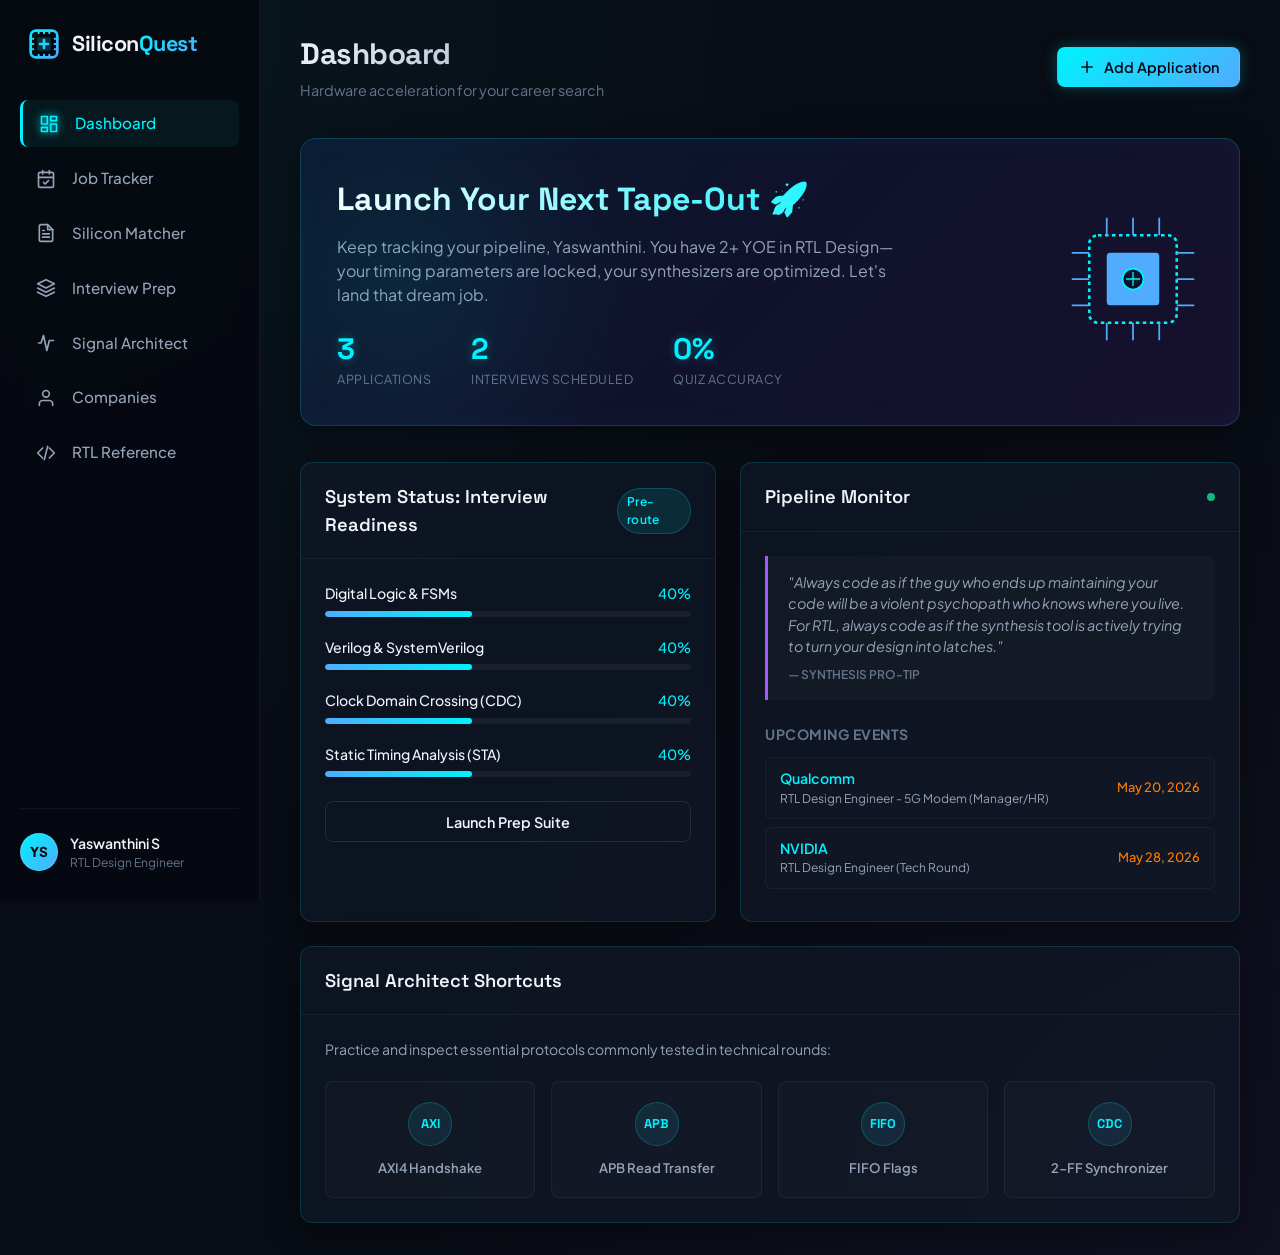
<file: index.html>
<!DOCTYPE html>
<html lang="en">
<head>
  <meta charset="UTF-8">
  <meta name="viewport" content="width=device-width, initial-scale=1.0">
  <title>SiliconQuest | RTL Design Career Accelerator & Job Tracker</title>
  <!-- SEO Meta Tags -->
  <meta name="description" content="SiliconQuest is a premium interview preparation companion and job application tracker designed specifically for RTL design engineers in the semiconductor industry.">
  <meta name="keywords" content="RTL Design, Verilog, SystemVerilog, Semiconductor, FPGA, ASIC, Interview Prep, Job Tracker, STA, CDC">
  <!-- Fonts -->
  <link rel="preconnect" href="https://fonts.googleapis.com">
  <link rel="preconnect" href="https://fonts.gstatic.com" crossorigin>
  <link href="https://fonts.googleapis.com/css2?family=Fira+Code:wght@400;500;700&family=Plus+Jakarta+Sans:wght@400;500;600;700;800&family=Space+Grotesk:wght@500;600;700&display=swap" rel="stylesheet">
  <!-- CSS Stylesheet -->
  <link rel="stylesheet" href="index.css">
</head>
<body>
  <div class="app-container">
    
    <!-- Sidebar Navigation -->
    <aside class="sidebar">
      <div class="sidebar-logo">
        <svg class="logo-icon" viewBox="0 0 24 24" fill="none" xmlns="http://www.w3.org/2000/svg">
          <rect x="2" y="2" width="20" height="20" rx="4" stroke="url(#logoGrad)" stroke-width="2" />
          <path d="M7 7H17V17H7V7Z" fill="url(#logoGrad)" opacity="0.2" />
          <path d="M9 12H15" stroke="url(#logoGrad)" stroke-width="2" stroke-linecap="round"/>
          <path d="M12 9V15" stroke="url(#logoGrad)" stroke-width="2" stroke-linecap="round"/>
          <path d="M2 8H4M2 12H4M2 16H4M20 8H22M20 12H22M20 16H22M8 2V4M12 2V4M16 2V4M8 20V22M12 20V22M16 20V22" stroke="url(#logoGrad)" stroke-width="1.5" stroke-linecap="round"/>
          <defs>
            <linearGradient id="logoGrad" x1="2" y1="2" x2="22" y2="22" gradientUnits="userSpaceOnUse">
              <stop offset="0%" stop-color="#00F2FE" />
              <stop offset="100%" stop-color="#4FACFE" />
            </linearGradient>
          </defs>
        </svg>
        <span class="logo-text">Silicon<span class="logo-accent">Quest</span></span>
      </div>
      
      <nav class="sidebar-nav">
        <ul>
          <li>
            <a href="#dashboard" class="nav-link active" data-tab="dashboard">
              <svg class="nav-icon" viewBox="0 0 24 24" fill="none" stroke="currentColor" stroke-width="2" stroke-linecap="round" stroke-linejoin="round">
                <rect x="3" y="3" width="7" height="9" />
                <rect x="14" y="3" width="7" height="5" />
                <rect x="14" y="12" width="7" height="9" />
                <rect x="3" y="16" width="7" height="5" />
              </svg>
              <span>Dashboard</span>
            </a>
          </li>
          <li>
            <a href="#tracker" class="nav-link" data-tab="tracker">
              <svg class="nav-icon" viewBox="0 0 24 24" fill="none" stroke="currentColor" stroke-width="2" stroke-linecap="round" stroke-linejoin="round">
                <rect x="3" y="4" width="18" height="18" rx="2" ry="2" />
                <line x1="16" y1="2" x2="16" y2="6" />
                <line x1="8" y1="2" x2="8" y2="6" />
                <line x1="3" y1="10" x2="21" y2="10" />
                <path d="M9 16l2 2 4-4" />
              </svg>
              <span>Job Tracker</span>
            </a>
          </li>
          <li>
            <a href="#matcher" class="nav-link" data-tab="matcher">
              <svg class="nav-icon" viewBox="0 0 24 24" fill="none" stroke="currentColor" stroke-width="2" stroke-linecap="round" stroke-linejoin="round">
                <path d="M14 2H6a2 2 0 0 0-2 2v16a2 2 0 0 0 2 2h12a2 2 0 0 0 2-2V8z"></path>
                <polyline points="14 2 14 8 20 8"></polyline>
                <line x1="16" y1="13" x2="8" y2="13"></line>
                <line x1="16" y1="17" x2="8" y2="17"></line>
                <polyline points="10 9 9 9 8 9"></polyline>
              </svg>
              <span>Silicon Matcher</span>
            </a>
          </li>
          <li>
            <a href="#prep" class="nav-link" data-tab="prep">
              <svg class="nav-icon" viewBox="0 0 24 24" fill="none" stroke="currentColor" stroke-width="2" stroke-linecap="round" stroke-linejoin="round">
                <path d="M12 2L2 7l10 5 10-5-10-5z" />
                <path d="M2 17l10 5 10-5" />
                <path d="M2 12l10 5 10-5" />
              </svg>
              <span>Interview Prep</span>
            </a>
          </li>
          <li>
            <a href="#waveform" class="nav-link" data-tab="waveform">
              <svg class="nav-icon" viewBox="0 0 24 24" fill="none" stroke="currentColor" stroke-width="2" stroke-linecap="round" stroke-linejoin="round">
                <path d="M3 12h3l3-9 4 18 3-12h5" />
              </svg>
              <span>Signal Architect</span>
            </a>
          </li>
          <li>
            <a href="#directory" class="nav-link" data-tab="directory">
              <svg class="nav-icon" viewBox="0 0 24 24" fill="none" stroke="currentColor" stroke-width="2" stroke-linecap="round" stroke-linejoin="round">
                <path d="M20 21v-2a4 4 0 0 0-4-4H8a4 4 0 0 0-4 4v2" />
                <circle cx="12" cy="7" r="4" />
              </svg>
              <span>Companies</span>
            </a>
          </li>
          <li>
            <a href="#sandbox" class="nav-link" data-tab="sandbox">
              <svg class="nav-icon" viewBox="0 0 24 24" fill="none" stroke="currentColor" stroke-width="2" stroke-linecap="round" stroke-linejoin="round">
                <polyline points="16 18 22 12 16 6" />
                <polyline points="8 6 2 12 8 18" />
                <line x1="14" y1="4" x2="10" y2="20" />
              </svg>
              <span>RTL Reference</span>
            </a>
          </li>
        </ul>
      </nav>

      <div class="sidebar-footer">
        <div class="user-profile">
          <div class="avatar" style="background: linear-gradient(135deg, var(--primary-cyan) 0%, var(--primary-blue) 100%); color: var(--bg-deep); font-weight: 800;">YS</div>
          <div class="user-info">
            <span class="user-name">Yaswanthini S</span>
            <span class="user-role">RTL Design Engineer</span>
          </div>
        </div>
      </div>
    </aside>

    <!-- Main Content Area -->
    <main class="main-content">
      
      <!-- Top Bar -->
      <header class="top-bar">
        <div class="tab-title-container">
          <h1 id="current-tab-title">Dashboard</h1>
          <p id="current-tab-subtitle">Hardware acceleration for your career search</p>
        </div>
        <div class="top-bar-actions">
          <button id="add-job-shortcut" class="btn btn-primary btn-with-icon">
            <svg viewBox="0 0 24 24" fill="none" stroke="currentColor" stroke-width="2" stroke-linecap="round" stroke-linejoin="round"><line x1="12" y1="5" x2="12" y2="19"></line><line x1="5" y1="12" x2="19" y2="12"></line></svg>
            <span>Add Application</span>
          </button>
        </div>
      </header>

      <!-- Main Panels (Tabs) -->
      <div class="tab-panels">
        
        <!-- DASHBOARD TAB -->
        <section id="dashboard-panel" class="tab-panel active">
          <!-- Welcome Hero Banner -->
          <div class="hero-banner">
            <div class="hero-content">
              <h2>Launch Your Next Tape-Out 🚀</h2>
              <p>Keep tracking your pipeline, Yaswanthini. You have 2+ YOE in RTL Design—your timing parameters are locked, your synthesizers are optimized. Let's land that dream job.</p>
              <div class="hero-stats">
                <div class="hero-stat-item">
                  <span class="stat-num" id="stat-applied-count">0</span>
                  <span class="stat-label">Applications</span>
                </div>
                <div class="hero-stat-item">
                  <span class="stat-num" id="stat-interview-count">0</span>
                  <span class="stat-label">Interviews Scheduled</span>
                </div>
                <div class="hero-stat-item">
                  <span class="stat-num" id="stat-quiz-score">0%</span>
                  <span class="stat-label">Quiz Accuracy</span>
                </div>
              </div>
            </div>
            <div class="hero-graphic">
              <!-- Decorative silicon chip design -->
              <svg viewBox="0 0 160 160" width="140" height="140" fill="none">
                <rect x="30" y="30" width="100" height="100" rx="10" stroke="#00F2FE" stroke-width="3" stroke-dasharray="4 4" class="pulse-glow" />
                <rect x="50" y="50" width="60" height="60" rx="4" fill="url(#chipGrad)" />
                <path d="M10 50h20M10 80h20M10 110h20M130 50h20M130 80h20M130 110h20M50 10v20M80 10v20M110 10v20M50 130v20M80 130v20M110 130v20" stroke="#4FACFE" stroke-width="2" />
                <circle cx="80" cy="80" r="12" fill="#0b132b" stroke="#00F2FE" stroke-width="2" />
                <path d="M80 72v16M72 80h16" stroke="#00F2FE" stroke-width="1.5" />
                <defs>
                  <linearGradient id="chipGrad" x1="50" y1="50" x2="110" y2="110">
                    <stop offset="0%" stop-color="#4FACFE" />
                    <stop offset="100%" stop-color="#8A2387" />
                  </linearGradient>
                </defs>
              </svg>
            </div>
          </div>

          <!-- Dashboard Grid -->
          <div class="dashboard-grid">
            
            <!-- Timing & Prep Quick Widget -->
            <div class="card glass-card prep-status-card">
              <div class="card-header">
                <h3>System Status: Interview Readiness</h3>
                <span class="badge badge-cyan">Pre-route</span>
              </div>
              <div class="card-body">
                <ul class="readiness-list">
                  <li>
                    <div class="readiness-info">
                      <span>Digital Logic & FSMs</span>
                      <span class="readiness-pct" id="bar-logic-pct">0%</span>
                    </div>
                    <div class="progress-track"><div class="progress-fill" id="bar-logic" style="width: 0%"></div></div>
                  </li>
                  <li>
                    <div class="readiness-info">
                      <span>Verilog & SystemVerilog</span>
                      <span class="readiness-pct" id="bar-sv-pct">0%</span>
                    </div>
                    <div class="progress-track"><div class="progress-fill" id="bar-sv" style="width: 0%"></div></div>
                  </li>
                  <li>
                    <div class="readiness-info">
                      <span>Clock Domain Crossing (CDC)</span>
                      <span class="readiness-pct" id="bar-cdc-pct">0%</span>
                    </div>
                    <div class="progress-track"><div class="progress-fill" id="bar-cdc" style="width: 0%"></div></div>
                  </li>
                  <li>
                    <div class="readiness-info">
                      <span>Static Timing Analysis (STA)</span>
                      <span class="readiness-pct" id="bar-sta-pct">0%</span>
                    </div>
                    <div class="progress-track"><div class="progress-fill" id="bar-sta" style="width: 0%"></div></div>
                  </li>
                </ul>
                <div class="card-actions">
                  <button class="btn btn-outline btn-full-width tab-trigger" data-target="prep">Launch Prep Suite</button>
                </div>
              </div>
            </div>

            <!-- Pipeline Reminders & Motivation -->
            <div class="card glass-card motivation-card">
              <div class="card-header">
                <h3>Pipeline Monitor</h3>
                <span class="pulse-dot"></span>
              </div>
              <div class="card-body">
                <div class="quote-box">
                  <p class="quote-text" id="daily-quote">"Always code as if the guy who ends up maintaining your code will be a violent psychopath who knows where you live. For RTL, always code as if the synthesis tool is actively trying to turn your design into latches."</p>
                  <span class="quote-author">— Synthesis Pro-Tip</span>
                </div>
                
                <div class="upcoming-interviews-widget">
                  <h4>Upcoming Events</h4>
                  <ul id="upcoming-events-list" class="event-list">
                    <li class="empty-list-msg">No upcoming interviews. Add some in the Job Tracker!</li>
                  </ul>
                </div>
              </div>
            </div>

            <!-- Quick Access / Protocols Widget -->
            <div class="card glass-card protocols-quick-card">
              <div class="card-header">
                <h3>Signal Architect Shortcuts</h3>
              </div>
              <div class="card-body">
                <p class="card-desc">Practice and inspect essential protocols commonly tested in technical rounds:</p>
                <div class="protocol-grid">
                  <div class="protocol-shortcut-btn" data-preset="axi">
                    <div class="p-icon">AXI</div>
                    <span>AXI4 Handshake</span>
                  </div>
                  <div class="protocol-shortcut-btn" data-preset="apb">
                    <div class="p-icon">APB</div>
                    <span>APB Read Transfer</span>
                  </div>
                  <div class="protocol-shortcut-btn" data-preset="fifo">
                    <div class="p-icon">FIFO</div>
                    <span>FIFO Flags</span>
                  </div>
                  <div class="protocol-shortcut-btn" data-preset="cdc">
                    <div class="p-icon">CDC</div>
                    <span>2-FF Synchronizer</span>
                  </div>
                </div>
              </div>
            </div>
            
          </div>
        </section>

        <!-- JOB TRACKER TAB -->
        <section id="tracker-panel" class="tab-panel">
          <div class="tracker-actions-bar">
            <div class="tracker-stats">
              <span class="total-applications-badge"><strong id="total-jobs-count">0</strong> total applications</span>
            </div>
            <button id="add-job-btn" class="btn btn-primary btn-with-icon">
              <svg viewBox="0 0 24 24" fill="none" stroke="currentColor" stroke-width="2" stroke-linecap="round" stroke-linejoin="round"><line x1="12" y1="5" x2="12" y2="19"></line><line x1="5" y1="12" x2="19" y2="12"></line></svg>
              <span>New Position</span>
            </button>
          </div>

          <!-- Kanban Board -->
          <div class="kanban-board">
            <!-- Column 1: Wishlist -->
            <div class="kanban-column" data-status="wishlist">
              <div class="column-header">
                <span class="column-title">Wishlist</span>
                <span class="column-count" id="count-wishlist">0</span>
              </div>
              <div class="column-cards-container" id="cards-wishlist" ondragover="allowDrop(event)" ondrop="dropCard(event)">
                <!-- Cards will render here -->
              </div>
            </div>

            <!-- Column 2: Applied -->
            <div class="kanban-column" data-status="applied">
              <div class="column-header">
                <span class="column-title">Applied</span>
                <span class="column-count" id="count-applied">0</span>
              </div>
              <div class="column-cards-container" id="cards-applied" ondragover="allowDrop(event)" ondrop="dropCard(event)">
                <!-- Cards will render here -->
              </div>
            </div>

            <!-- Column 3: Tech Interview -->
            <div class="kanban-column" data-status="tech_interview">
              <div class="column-header">
                <span class="column-title">Tech Round</span>
                <span class="column-count" id="count-tech_interview">0</span>
              </div>
              <div class="column-cards-container" id="cards-tech_interview" ondragover="allowDrop(event)" ondrop="dropCard(event)">
                <!-- Cards will render here -->
              </div>
            </div>

            <!-- Column 4: Manager/HR Round -->
            <div class="kanban-column" data-status="hr_round">
              <div class="column-header">
                <span class="column-title">Manager/HR</span>
                <span class="column-count" id="count-hr_round">0</span>
              </div>
              <div class="column-cards-container" id="cards-hr_round" ondragover="allowDrop(event)" ondrop="dropCard(event)">
                <!-- Cards will render here -->
              </div>
            </div>

            <!-- Column 5: Offer Received -->
            <div class="kanban-column" data-status="offer">
              <div class="column-header">
                <span class="column-title">Offer! 🎉</span>
                <span class="column-count" id="count-offer">0</span>
              </div>
              <div class="column-cards-container" id="cards-offer" ondragover="allowDrop(event)" ondrop="dropCard(event)">
                <!-- Cards will render here -->
              </div>
            </div>
          </div>
        </section>

        <!-- SILICON MATCHER (RESUME ANALYZER) TAB -->
        <section id="matcher-panel" class="tab-panel">
          <div class="matcher-layout">
            <!-- Left Side: Input Area & Quick Search Links -->
            <div class="card-group" style="display: flex; flex-direction: column; gap: 1.5rem; width: 100%;">
              <div class="card glass-card matcher-input-card">
                <div class="card-header">
                  <h3>Paste Your Resume</h3>
                  <span class="badge badge-cyan">Text Parser</span>
                </div>
                <div class="card-body">
                  <p class="card-desc">Paste your resume text below or upload a text file to scan it for RTL design keywords, verify company match score, and crawl live openings.</p>
                  
                  <div style="display: flex; justify-content: space-between; align-items: center; margin-bottom: 0.75rem;">
                    <div class="file-upload-wrapper">
                      <label for="resume-file-input" class="btn btn-outline btn-sm" style="margin: 0; cursor: pointer;">
                        <span>Upload .txt file</span>
                      </label>
                      <input type="file" id="resume-file-input" accept=".txt,.md" style="display: none;">
                    </div>
                    <button type="button" class="card-btn" id="btn-load-sample-resume" style="font-size: 0.8rem;">Load Sample RTL Resume</button>
                  </div>

                  <textarea id="resume-text-input" class="form-input resume-textarea" placeholder="Paste your resume text here (e.g. Experience with Verilog, SystemVerilog, UVM, CDC, STA, AXI, ASIC Design, synthesis, etc.)..."></textarea>
                  <div class="matcher-actions" style="margin-top: 1.25rem; display: flex; gap: 0.75rem; justify-content: flex-end;">
                    <button type="button" class="btn btn-outline" id="clear-resume-btn">Clear</button>
                    <button type="button" class="btn btn-primary" id="analyze-resume-btn">Analyze & Crawl Jobs</button>
                  </div>
                </div>
              </div>

              <!-- Quick Search Portal for closed ATS systems -->
              <div class="card glass-card search-portal-card">
                <div class="card-header">
                  <h3>Major Chipmaker Job Portals</h3>
                  <span class="badge badge-orange">Closed boards</span>
                </div>
                <div class="card-body">
                  <p class="card-desc">These corporations use private Workday or internal boards that block crawler engines. Use these pre-loaded direct searches:</p>
                  <div class="search-links-grid" id="search-links-container" style="display: grid; grid-template-columns: repeat(2, 1fr); gap: 0.75rem;">
                    <!-- Populated dynamically from mockData.js -->
                  </div>
                </div>
              </div>
            </div>

            <!-- Right Side: Results Area (Company Scores vs Live Openings) -->
            <div class="card glass-card matcher-results-card">
              <div class="card-header" style="flex-direction: column; align-items: stretch; gap: 0.75rem;">
                <div style="display: flex; justify-content: space-between; align-items: center; width: 100%;">
                  <h3 id="matcher-right-title">Compatibility Analysis</h3>
                  <span class="badge badge-purple" id="match-results-count">0 Companies</span>
                </div>
                <!-- Subtabs for Results -->
                <div class="matcher-results-subnav" style="display: flex; gap: 0.5rem; border-top: 1px solid rgba(255,255,255,0.04); padding-top: 0.5rem;">
                  <button type="button" class="filter-chip active" id="btn-show-scores">Company Matches</button>
                  <button type="button" class="filter-chip" id="btn-show-crawler">
                    Live Openings 
                    <span class="pulse-dot" style="display: inline-block; width: 6px; height: 6px; margin-left: 4px; vertical-align: middle; background-color: var(--primary-cyan); box-shadow: 0 0 6px var(--primary-cyan);"></span>
                  </button>
                </div>
              </div>
              
              <div class="card-body matcher-results-body">
                <!-- PANEL A: Company Match Scores -->
                <div id="company-scores-view">
                  <p class="card-desc" id="matcher-results-desc">Paste your resume and click 'Analyze & Crawl' to compute keyword match indexes.</p>
                  
                  <div class="matcher-results-list" id="matcher-results-list">
                    <div class="matcher-placeholder">
                      <svg viewBox="0 0 24 24" fill="none" stroke="currentColor" stroke-width="1.5" width="48" height="48" style="color: var(--text-muted); margin-bottom: 1rem;"><circle cx="12" cy="12" r="10"></circle><path d="M12 16v-4"></path><path d="M12 8h.01"></path></svg>
                      <p>Enter your resume credentials to run the matching compiler.</p>
                    </div>
                  </div>
                </div>

                <!-- PANEL B: Live Crawl Results -->
                <div id="live-crawler-view" class="hidden">
                  <!-- Crawler loading progress indicator -->
                  <div id="crawler-loading-status" class="hidden" style="margin-bottom: 1.25rem;">
                    <div class="progress-track" style="height: 8px; margin-bottom: 0.5rem;">
                      <div class="progress-fill" id="crawler-progress-bar" style="width: 0%"></div>
                    </div>
                    <p class="crawler-loading-text" id="crawler-loading-step" style="font-size: 0.8rem; color: var(--primary-cyan); font-family: var(--font-code);">Initializing job scanner...</p>
                  </div>

                  <!-- Crawler Filter Controls -->
                  <div class="crawler-filter-row" style="display: flex; gap: 0.75rem; margin-bottom: 1.25rem; background: rgba(255, 255, 255, 0.02); padding: 0.75rem; border-radius: 6px; border: 1px solid rgba(255, 255, 255, 0.05);">
                    <div style="flex: 1;">
                      <label for="crawler-date-filter" style="font-size: 0.75rem; color: var(--text-secondary); margin-bottom: 0.25rem; display: block; font-weight: 500;">Date Posted</label>
                      <select id="crawler-date-filter" class="form-input" style="padding: 0.4rem 0.75rem; font-size: 0.8rem; height: auto;">
                        <option value="all">All Openings</option>
                        <option value="1">Past Week (7 days)</option>
                        <option value="2">Past 2 Weeks</option>
                        <option value="4">Past Month (30 days)</option>
                      </select>
                    </div>
                    <div style="flex: 1;">
                      <label for="crawler-min-score" style="font-size: 0.75rem; color: var(--text-secondary); margin-bottom: 0.25rem; display: block; font-weight: 500;">Min Match Score</label>
                      <select id="crawler-min-score" class="form-input" style="padding: 0.4rem 0.75rem; font-size: 0.8rem; height: auto;">
                        <option value="20">20% Match</option>
                        <option value="30">30% Match</option>
                        <option value="40">40% Match</option>
                        <option value="50" selected>50% Match</option>
                        <option value="60">60% Match</option>
                        <option value="70">70% Match</option>
                      </select>
                    </div>
                  </div>

                  <div class="matcher-results-list" id="crawler-results-list">
                    <div class="matcher-placeholder" id="crawler-placeholder-msg">
                      <svg viewBox="0 0 24 24" fill="none" stroke="currentColor" stroke-width="1.5" width="48" height="48" style="color: var(--text-muted); margin-bottom: 1rem;"><path d="M21 21l-6-6m2-5a7 7 0 11-14 0 7 7 0 0114 0z"></path></svg>
                      <p>Crawl live Greenhouse/Lever listings for openings with &lt;3 YOE and &gt;50% match score.</p>
                    </div>
                  </div>
                </div>
              </div>
            </div>
          </div>
        </section>

        <!-- INTERVIEW PREP TAB -->
        <section id="prep-panel" class="tab-panel">
          <!-- Subtab Navigation -->
          <div class="subtab-nav">
            <button class="subtab-btn active" data-subtarget="flashcards-section">Flashcards</button>
            <button class="subtab-btn" data-subtarget="quiz-section">Practice Quiz</button>
          </div>

          <!-- Flashcards Section -->
          <div id="flashcards-section" class="subtab-content active">
            <div class="prep-header-bar">
              <div class="category-filters" id="flashcard-filters">
                <button class="filter-chip active" data-filter="All">All Topics</button>
                <button class="filter-chip" data-filter="Digital Design">Digital Design</button>
                <button class="filter-chip" data-filter="Verilog / SystemVerilog">Verilog/SV</button>
                <button class="filter-chip" data-filter="Clock Domain Crossing (CDC)">CDC</button>
                <button class="filter-chip" data-filter="Static Timing Analysis (STA)">STA</button>
                <button class="filter-chip" data-filter="Bus Protocols">Protocols</button>
              </div>
              <div class="flashcard-counter">
                Card <span id="card-current-index">1</span> of <span id="card-total-count">0</span>
              </div>
            </div>

            <div class="flashcard-container">
              <div class="flashcard" id="flashcard-element">
                <div class="flashcard-inner">
                  <div class="flashcard-front">
                    <span class="card-category" id="card-front-category">Category</span>
                    <div class="card-content">
                      <p id="card-front-text">Flashcard front text question will go here.</p>
                    </div>
                    <span class="card-hint">Click card to reveal answer</span>
                  </div>
                  <div class="flashcard-back">
                    <span class="card-category" id="card-back-category">Category - Answer</span>
                    <div class="card-content">
                      <p id="card-back-text">Flashcard back text details will go here.</p>
                    </div>
                    <span class="card-hint">Click card to flip back</span>
                  </div>
                </div>
              </div>
            </div>

            <div class="flashcard-controls">
              <button class="btn btn-outline" id="prev-card-btn">
                <svg viewBox="0 0 24 24" fill="none" stroke="currentColor" stroke-width="2" width="18" height="18"><polyline points="15 18 9 12 15 6"></polyline></svg>
                <span>Prev</span>
              </button>
              <button class="btn btn-outline" id="mark-mastered-btn">
                <span>Toggle Review Status</span>
              </button>
              <button class="btn btn-outline" id="next-card-btn">
                <span>Next</span>
                <svg viewBox="0 0 24 24" fill="none" stroke="currentColor" stroke-width="2" width="18" height="18"><polyline points="9 18 15 12 9 6"></polyline></svg>
              </button>
            </div>
          </div>

          <!-- Quiz Section -->
          <div id="quiz-section" class="subtab-content">
            <div class="quiz-container">
              <div class="quiz-sidebar">
                <div class="card glass-card score-board-card">
                  <h3>Quiz Control</h3>
                  <div class="score-grid">
                    <div class="score-item">
                      <span class="score-label">Score</span>
                      <span class="score-val" id="quiz-score-val">0</span>
                    </div>
                    <div class="score-item">
                      <span class="score-label">Attempted</span>
                      <span class="score-val" id="quiz-attempted-val">0</span>
                    </div>
                  </div>
                  <button class="btn btn-primary btn-full-width" id="reset-quiz-btn">Reset Quiz</button>
                </div>
              </div>

              <div class="quiz-main">
                <div class="quiz-progress-bar-container">
                  <div class="quiz-progress-fill" id="quiz-progress" style="width: 0%"></div>
                </div>

                <div class="card glass-card quiz-card" id="quiz-card-content">
                  <div class="quiz-question-header">
                    <span class="badge badge-purple" id="quiz-question-category">Category</span>
                    <span class="quiz-question-num" id="quiz-question-num">Question 1</span>
                  </div>
                  <h3 class="quiz-question-text" id="quiz-question-text">Question text loads here...</h3>
                  
                  <div class="quiz-options-list" id="quiz-options-container">
                    <!-- Option items generated via JS -->
                  </div>

                  <div class="quiz-explanation-box hidden" id="quiz-explanation-container">
                    <h4>Explanation:</h4>
                    <p id="quiz-explanation-text">Explanation text here...</p>
                  </div>

                  <div class="quiz-card-footer">
                    <button class="btn btn-primary hidden" id="quiz-next-btn">Next Question</button>
                  </div>
                </div>
              </div>
            </div>
          </div>
        </section>

        <!-- SIGNAL ARCHITECT (WAVEFORM VISUALIZER) TAB -->
        <section id="waveform-panel" class="tab-panel">
          <div class="waveform-layout">
            <div class="waveform-controls-panel card glass-card">
              <h3>Signal Controls</h3>
              <p class="card-desc">Click timing cells on the right to toggle levels: <strong>0 → 1 → X (Unknown) → Z (Hi-Z)</strong>, or double-click to label data waves.</p>
              
              <div class="waveform-presets-selector">
                <label for="waveform-preset-dropdown">Select Protocol Preset:</label>
                <select id="waveform-preset-dropdown" class="form-input">
                  <option value="none">-- Custom (Start Blank) --</option>
                  <option value="axi" selected>AXI4 VALID / READY Handshake</option>
                  <option value="apb">APB 3-Cycle Read Transfer</option>
                  <option value="fifo">FIFO Write/Flags Condition</option>
                  <option value="cdc">2-FF Synchronizer Timing</option>
                </select>
              </div>

              <div class="signals-list-editor">
                <h4>Signal Configuration</h4>
                <div id="signals-rows-config">
                  <!-- JS will generate controls for signals -->
                </div>
                <button class="btn btn-outline btn-with-icon" id="add-signal-row-btn" style="margin-top: 1rem;">
                  <svg viewBox="0 0 24 24" fill="none" stroke="currentColor" stroke-width="2" width="16" height="16"><line x1="12" y1="5" x2="12" y2="19"></line><line x1="5" y1="12" x2="19" y2="12"></line></svg>
                  <span>Add Custom Signal</span>
                </button>
              </div>
            </div>

            <div class="waveform-viewer-panel card glass-card">
              <div class="viewer-header">
                <h3>Timing Diagram</h3>
                <span class="waveform-badge">Interactive SVG</span>
              </div>
              <div class="waveform-container-scroll">
                <!-- SVG Canvas where lines will render -->
                <div id="svg-render-wrapper">
                  <!-- Generated SVG -->
                </div>
              </div>

              <!-- Interactive timeline editor matrix -->
              <div class="matrix-editor-container">
                <h4>Interactive Cycle Editor</h4>
                <div class="matrix-scroll-wrapper">
                  <table class="editor-matrix-table" id="timing-editor-matrix">
                    <thead>
                      <tr id="matrix-header-row">
                        <th>Signal</th>
                        <th>Type</th>
                        <!-- Cycle headers 1-16 -->
                      </tr>
                    </thead>
                    <tbody id="matrix-body-rows">
                      <!-- Grid rows generated dynamically -->
                    </tbody>
                  </table>
                </div>
              </div>
            </div>
          </div>
        </section>

        <!-- COMPANIES DIRECTORY TAB -->
        <section id="directory-panel" class="tab-panel">
          <div class="directory-filter-bar">
            <div class="search-box-container">
              <input type="text" id="company-search" class="form-input" placeholder="Search by name, focus topics, location...">
            </div>
            <div class="directory-filters">
              <select id="company-type-filter" class="form-input">
                <option value="all">All Company Types</option>
                <option value="Fabless">Fabless (Design Only)</option>
                <option value="IDM">IDM (Design & Fab)</option>
                <option value="IP/EDA">IP & EDA Vendors</option>
              </select>
            </div>
          </div>

          <div class="company-grid" id="company-cards-grid">
            <!-- Company profile cards populated dynamically -->
          </div>
        </section>

        <!-- RTL REFERENCE TAB -->
        <section id="sandbox-panel" class="tab-panel">
          <div class="sandbox-layout">
            <div class="sandbox-sidebar">
              <h3>Design Portfolio Templates</h3>
              <p class="card-desc">Review critical logic architectures frequently asked in coding challenges.</p>
              <ul class="sandbox-menu" id="sandbox-templates-menu">
                <!-- Populated dynamically -->
              </ul>
            </div>

            <div class="sandbox-main">
              <div class="card glass-card code-view-card">
                <div class="code-header">
                  <h3 id="template-title">RTL Template Title</h3>
                  <span class="badge badge-cyan">Verilog HDL</span>
                </div>
                <div class="code-body-description" id="template-desc">
                  RTL description goes here.
                </div>
                <div class="code-container">
                  <pre><code id="template-code-block" class="language-verilog">// Code loads here</code></pre>
                  <button class="btn btn-outline btn-sm copy-btn" id="copy-code-btn">Copy Code</button>
                </div>
                
                <div class="code-key-points">
                  <h4>Interview Talking Points</h4>
                  <ul id="template-key-points-list">
                    <!-- Populated dynamically -->
                  </ul>
                </div>
              </div>
            </div>
          </div>
        </section>

      </div>
    </main>
  </div>

  <!-- APPLICATION DETAIL / EDIT MODAL -->
  <div class="modal-backdrop hidden" id="job-modal">
    <div class="modal-box glass-card animate-zoom">
      <div class="modal-header">
        <h3 id="modal-title">Add Job Application</h3>
        <button class="close-modal-btn" id="close-modal-x">&times;</button>
      </div>
      <form id="job-form" class="modal-form">
        <input type="hidden" id="job-id-field">
        
        <div class="form-group-row">
          <div class="form-group">
            <label for="form-company">Company <span class="required">*</span></label>
            <input type="text" id="form-company" class="form-input" required placeholder="e.g. NVIDIA">
          </div>
          <div class="form-group">
            <label for="form-role">Role/Title <span class="required">*</span></label>
            <input type="text" id="form-role" class="form-input" required placeholder="e.g. RTL Design Engineer">
          </div>
        </div>

        <div class="form-group-row">
          <div class="form-group">
            <label for="form-status">Status</label>
            <select id="form-status" class="form-input">
              <option value="wishlist">Wishlist</option>
              <option value="applied">Applied</option>
              <option value="tech_interview">Technical Round</option>
              <option value="hr_round">Manager/HR Round</option>
              <option value="offer">Offer Received</option>
            </select>
          </div>
          <div class="form-group">
            <label for="form-location">Location</label>
            <input type="text" id="form-location" class="form-input" placeholder="e.g. Santa Clara, CA (Hybrid)">
          </div>
        </div>

        <div class="form-group-row">
          <div class="form-group">
            <label for="form-salary">Compensation Details</label>
            <input type="text" id="form-salary" class="form-input" placeholder="e.g. $140,000 + RSU">
          </div>
          <div class="form-group">
            <label for="form-date">Key Date (Applied/Interview)</label>
            <input type="date" id="form-date" class="form-input">
          </div>
        </div>

        <div class="form-group">
          <label for="form-url">Job Listing URL</label>
          <input type="url" id="form-url" class="form-input" placeholder="https://careers.nvidia.com/...">
        </div>

        <div class="form-group">
          <label for="form-notes">Notes / Questions Asked</label>
          <textarea id="form-notes" class="form-input" rows="4" placeholder="Log technical interview questions, preparation points, or recruiter details here..."></textarea>
        </div>

        <div class="modal-footer">
          <button type="button" class="btn btn-outline" id="delete-job-btn">Delete Application</button>
          <div class="footer-right">
            <button type="button" class="btn btn-outline" id="cancel-job-btn">Cancel</button>
            <button type="submit" class="btn btn-primary" id="save-job-btn">Save Position</button>
          </div>
        </div>
      </form>
    </div>
  </div>

  <!-- External Script Dependencies -->
  <script src="mockData.js"></script>
  <script src="app.js"></script>
</body>
</html>
</file>
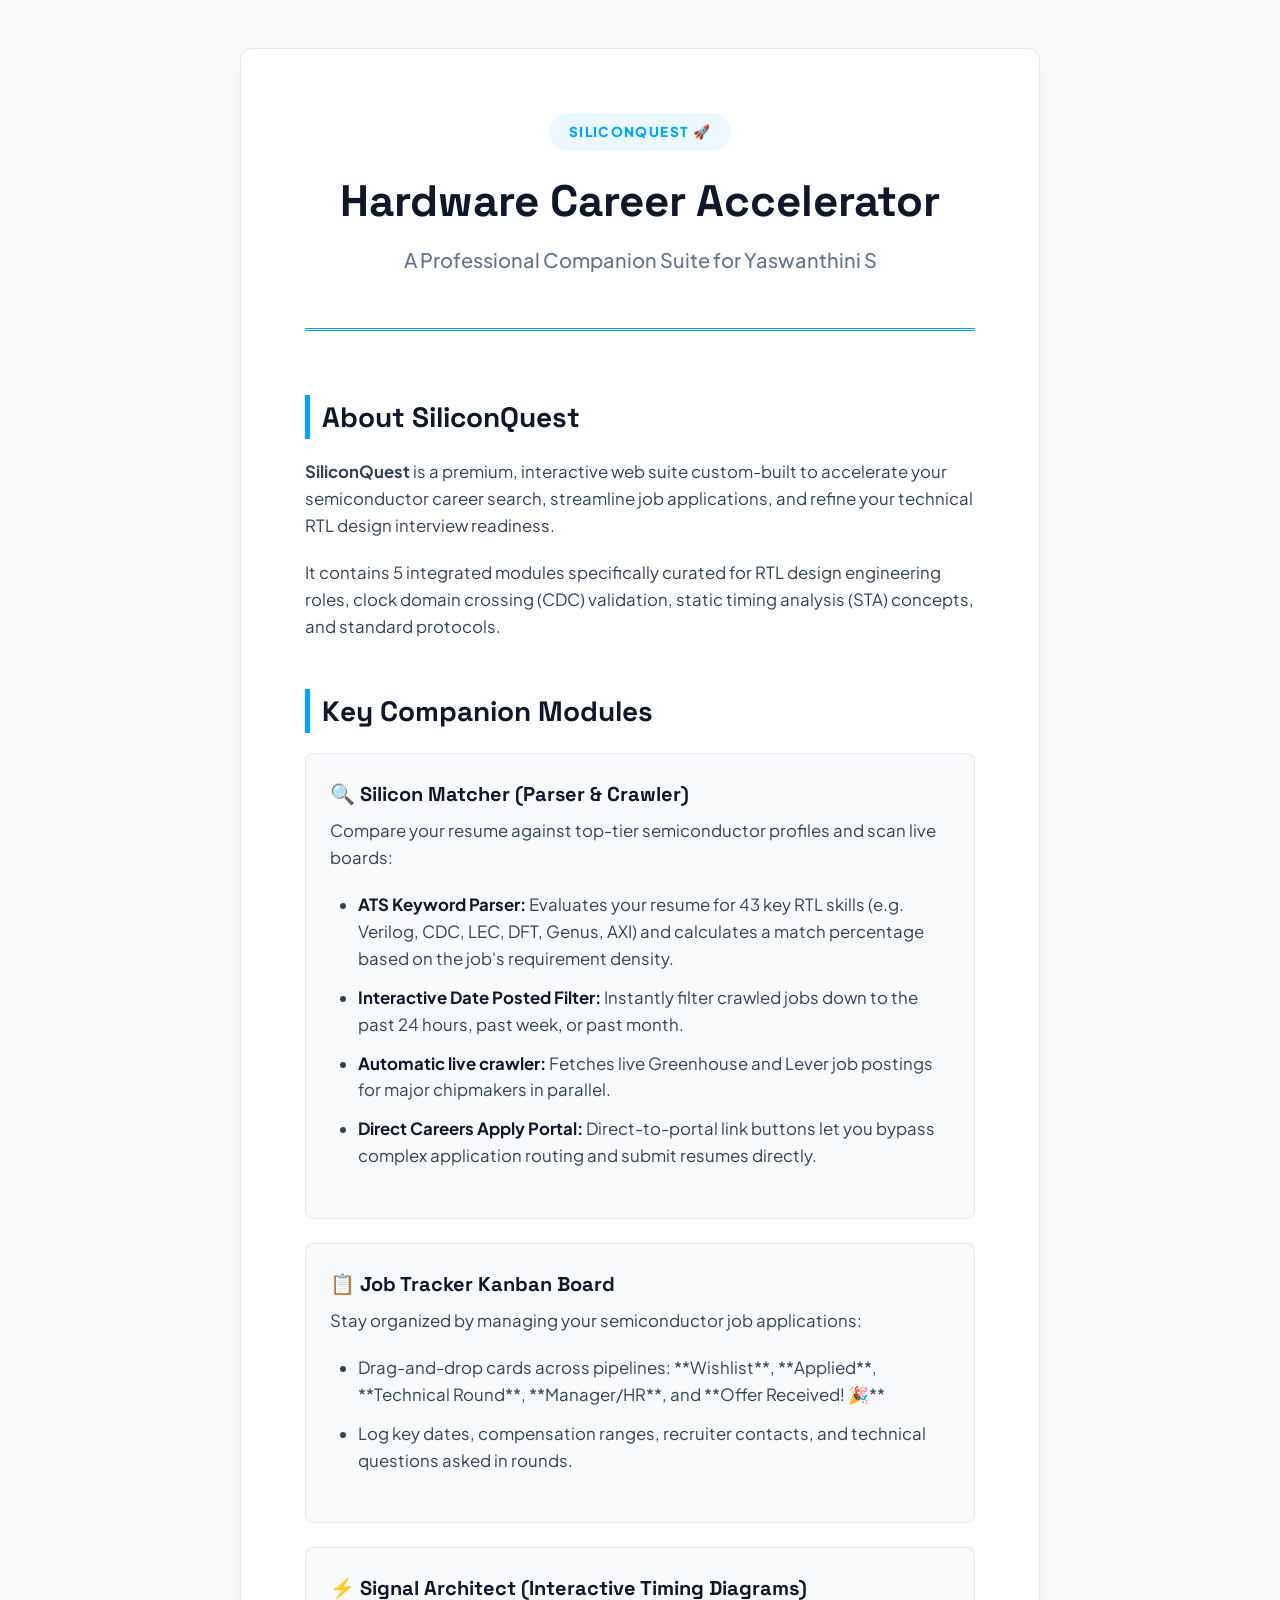
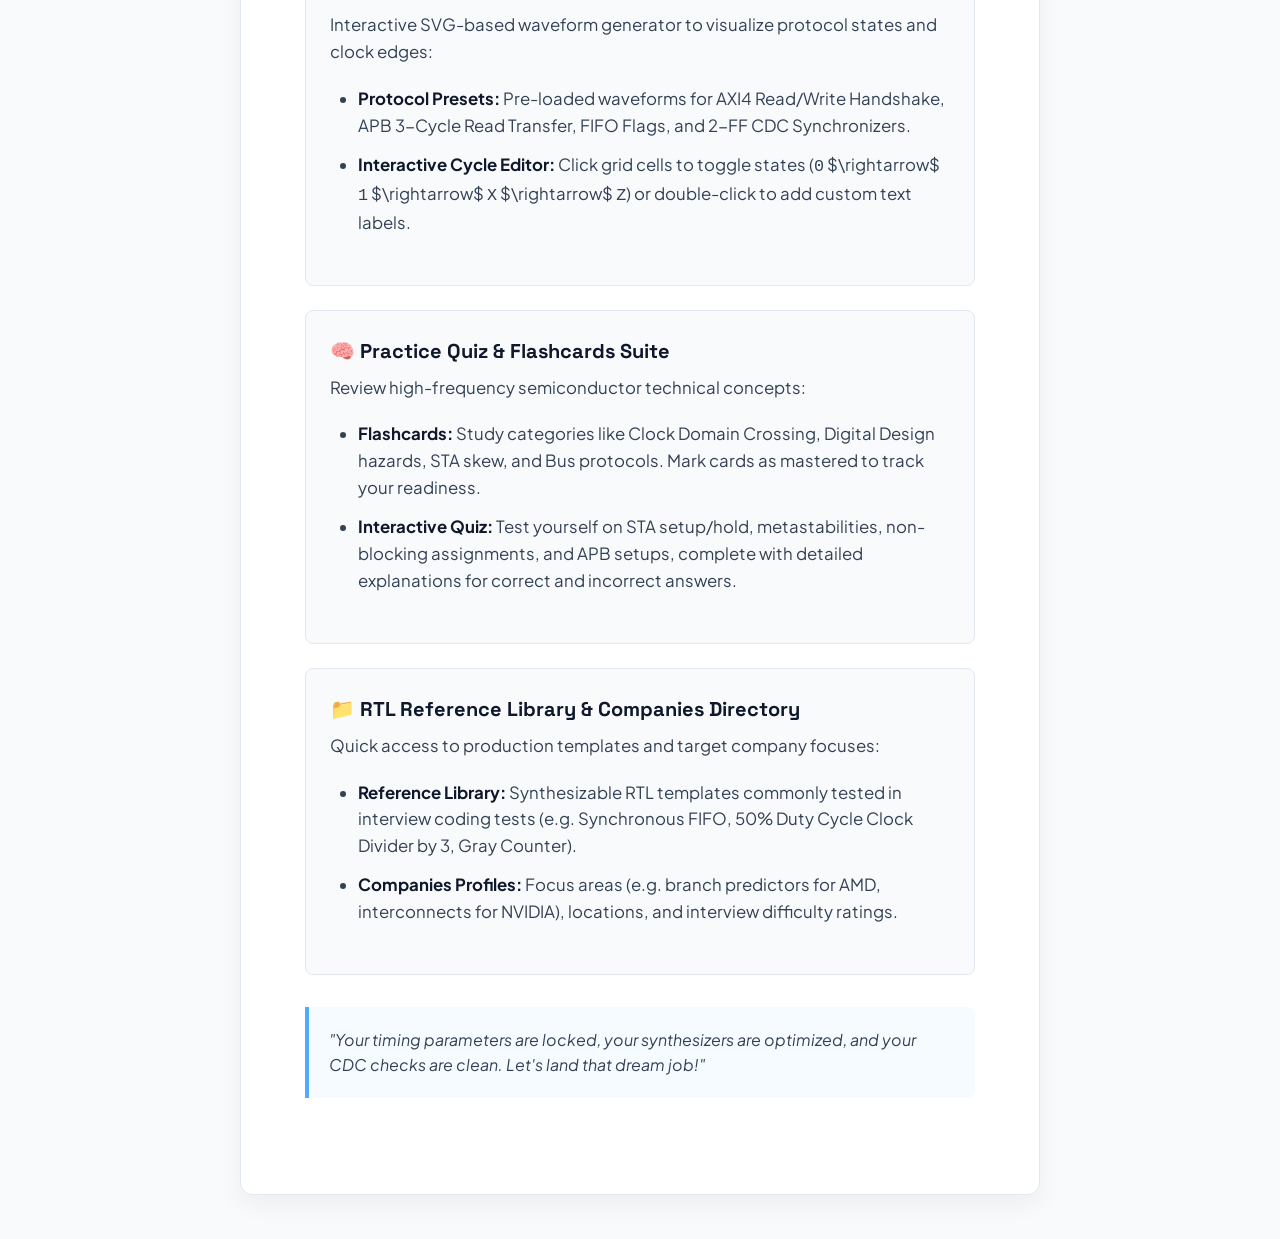
<file: SiliconQuest_User_Guide.html>
<!DOCTYPE html>
<html lang="en">
<head>
  <meta charset="UTF-8">
  <title>SiliconQuest - RTL Career Accelerator Guide</title>
  <style>
    /* Premium "Deep Silicon" Document Theme */
    @import url('https://fonts.googleapis.com/css2?family=Plus+Jakarta+Sans:wght@400;500;600;700;800&family=Space+Grotesk:wght@500;600;700&display=swap');

    :root {
      --primary: #00A3FF;
      --secondary: #4FACFE;
      --dark: #0F172A;
      --light-bg: #F8FAFC;
      --border: #E2E8F0;
      --text: #334155;
      --text-heading: #0F172A;
    }

    * {
      box-sizing: border-box;
      margin: 0;
      padding: 0;
    }

    body {
      font-family: 'Plus Jakarta Sans', sans-serif;
      color: var(--text);
      line-height: 1.6;
      background: var(--light-bg);
      padding: 3rem 1.5rem;
    }

    .container {
      max-width: 800px;
      margin: 0 auto;
      background: #FFFFFF;
      padding: 4rem;
      border-radius: 12px;
      box-shadow: 0 10px 25px rgba(0, 0, 0, 0.05);
      border: 1px solid var(--border);
    }

    /* Cover Page Elements */
    .header {
      text-align: center;
      margin-bottom: 4rem;
      border-bottom: 3px double var(--primary);
      padding-bottom: 2rem;
    }

    .logo-badge {
      display: inline-block;
      padding: 0.5rem 1.25rem;
      background: rgba(0, 163, 255, 0.08);
      color: var(--primary);
      border-radius: 9999px;
      font-size: 0.85rem;
      font-weight: 800;
      text-transform: uppercase;
      letter-spacing: 0.1em;
      margin-bottom: 1.5rem;
    }

    h1 {
      font-family: 'Space Grotesk', sans-serif;
      font-size: 2.75rem;
      font-weight: 700;
      color: var(--text-heading);
      line-height: 1.2;
      margin-bottom: 1rem;
    }

    .subtitle {
      font-size: 1.25rem;
      color: #64748B;
      font-weight: 500;
    }

    h2 {
      font-family: 'Space Grotesk', sans-serif;
      font-size: 1.75rem;
      color: var(--text-heading);
      border-left: 5px solid var(--primary);
      padding-left: 0.75rem;
      margin-top: 3rem;
      margin-bottom: 1.25rem;
      page-break-after: avoid;
    }

    p {
      margin-bottom: 1.25rem;
      font-size: 1.05rem;
    }

    /* List styling */
    ul {
      margin-bottom: 1.5rem;
      padding-left: 1.75rem;
    }

    li {
      margin-bottom: 0.75rem;
      font-size: 1.05rem;
    }

    li strong {
      color: var(--text-heading);
    }

    /* Feature Grid / Cards */
    .feature-card {
      background: var(--light-bg);
      border: 1px solid var(--border);
      border-radius: 8px;
      padding: 1.5rem;
      margin-bottom: 1.5rem;
      page-break-inside: avoid;
    }

    .feature-title {
      font-family: 'Space Grotesk', sans-serif;
      font-size: 1.25rem;
      font-weight: 700;
      color: var(--text-heading);
      margin-bottom: 0.5rem;
      display: flex;
      align-items: center;
      gap: 0.5rem;
    }

    .highlight-box {
      background: rgba(79, 172, 254, 0.05);
      border-left: 4px solid var(--secondary);
      padding: 1.25rem;
      border-radius: 0 8px 8px 0;
      margin: 2rem 0;
      font-style: italic;
    }



    /* Print PDF styles */
    @media print {
      body {
        background: #FFFFFF;
        padding: 0;
      }
      .container {
        box-shadow: none;
        border: none;
        padding: 0;
        max-width: 100%;
      }
      .feature-card {
        border: 1px solid #CBD5E1;
        background: #FFFFFF !important;
      }

      @page {
        margin: 2cm;
      }
    }
  </style>
</head>
<body>
  <div class="container">
    
    <!-- Cover Header -->
    <div class="header">
      <span class="logo-badge">SiliconQuest 🚀</span>
      <h1>Hardware Career Accelerator</h1>
      <p class="subtitle">A Professional Companion Suite for Yaswanthini S</p>
    </div>

    <!-- Intro -->
    <h2>About SiliconQuest</h2>
    <p>
      <strong>SiliconQuest</strong> is a premium, interactive web suite custom-built to accelerate your semiconductor career search, streamline job applications, and refine your technical RTL design interview readiness. 
    </p>
    <p>
      It contains 5 integrated modules specifically curated for RTL design engineering roles, clock domain crossing (CDC) validation, static timing analysis (STA) concepts, and standard protocols.
    </p>

    <!-- Key Modules -->
    <h2>Key Companion Modules</h2>

    <div class="feature-card">
      <div class="feature-title">🔍 Silicon Matcher (Parser & Crawler)</div>
      <p>
        Compare your resume against top-tier semiconductor profiles and scan live boards:
      </p>
      <ul>
        <li><strong>ATS Keyword Parser:</strong> Evaluates your resume for 43 key RTL skills (e.g. Verilog, CDC, LEC, DFT, Genus, AXI) and calculates a match percentage based on the job's requirement density.</li>
        <li><strong>Interactive Date Posted Filter:</strong> Instantly filter crawled jobs down to the past 24 hours, past week, or past month.</li>
        <li><strong>Automatic live crawler:</strong> Fetches live Greenhouse and Lever job postings for major chipmakers in parallel.</li>
        <li><strong>Direct Careers Apply Portal:</strong> Direct-to-portal link buttons let you bypass complex application routing and submit resumes directly.</li>
      </ul>
    </div>

    <div class="feature-card">
      <div class="feature-title">📋 Job Tracker Kanban Board</div>
      <p>
        Stay organized by managing your semiconductor job applications:
      </p>
      <ul>
        <li>Drag-and-drop cards across pipelines: **Wishlist**, **Applied**, **Technical Round**, **Manager/HR**, and **Offer Received! 🎉**</li>
        <li>Log key dates, compensation ranges, recruiter contacts, and technical questions asked in rounds.</li>
      </ul>
    </div>

    <div class="feature-card">
      <div class="feature-title">⚡ Signal Architect (Interactive Timing Diagrams)</div>
      <p>
        Interactive SVG-based waveform generator to visualize protocol states and clock edges:
      </p>
      <ul>
        <li><strong>Protocol Presets:</strong> Pre-loaded waveforms for AXI4 Read/Write Handshake, APB 3-Cycle Read Transfer, FIFO Flags, and 2-FF CDC Synchronizers.</li>
        <li><strong>Interactive Cycle Editor:</strong> Click grid cells to toggle states (<code>0</code> $\rightarrow$ <code>1</code> $\rightarrow$ <code>X</code> $\rightarrow$ <code>Z</code>) or double-click to add custom text labels.</li>
      </ul>
    </div>

    <div class="feature-card">
      <div class="feature-title">🧠 Practice Quiz & Flashcards Suite</div>
      <p>
        Review high-frequency semiconductor technical concepts:
      </p>
      <ul>
        <li><strong>Flashcards:</strong> Study categories like Clock Domain Crossing, Digital Design hazards, STA skew, and Bus protocols. Mark cards as mastered to track your readiness.</li>
        <li><strong>Interactive Quiz:</strong> Test yourself on STA setup/hold, metastabilities, non-blocking assignments, and APB setups, complete with detailed explanations for correct and incorrect answers.</li>
      </ul>
    </div>

    <div class="feature-card">
      <div class="feature-title">📁 RTL Reference Library & Companies Directory</div>
      <p>
        Quick access to production templates and target company focuses:
      </p>
      <ul>
        <li><strong>Reference Library:</strong> Synthesizable RTL templates commonly tested in interview coding tests (e.g. Synchronous FIFO, 50% Duty Cycle Clock Divider by 3, Gray Counter).</li>
        <li><strong>Companies Profiles:</strong> Focus areas (e.g. branch predictors for AMD, interconnects for NVIDIA), locations, and interview difficulty ratings.</li>
      </ul>
    </div>

    <!-- Quote Box -->
    <div class="highlight-box">
      "Your timing parameters are locked, your synthesizers are optimized, and your CDC checks are clean. Let's land that dream job!"
    </div>



  </div>
</body>
</html>
</file>
<file: index.css>
/* ==========================================================================
   SiliconQuest Custom Design System
   "Deep Silicon" Theme - CSS Styling
   ========================================================================== */

/* Color & Typography Tokens */
:root {
  --bg-deep: #080C14;
  --bg-main: #0B0F19;
  --bg-card: rgba(18, 25, 41, 0.65);
  --bg-card-hover: rgba(26, 35, 58, 0.85);
  --border-glow: rgba(0, 242, 254, 0.15);
  --border-glow-active: rgba(0, 242, 254, 0.4);
  
  --primary-cyan: #00F2FE;
  --primary-blue: #4FACFE;
  --accent-purple: #A259FF;
  --accent-orange: #FF7B00;
  
  --text-primary: #F1F5F9;
  --text-secondary: #94A3B8;
  --text-muted: #64748B;
  
  --status-wishlist: #64748B;
  --status-applied: #3B82F6;
  --status-tech: #A259FF;
  --status-hr: #F59E0B;
  --status-offer: #10B981;
  --status-rejected: #EF4444;

  --font-main: 'Plus Jakarta Sans', sans-serif;
  --font-header: 'Space Grotesk', sans-serif;
  --font-code: 'Fira Code', monospace;
  
  --shadow-glow: 0 8px 32px 0 rgba(0, 0, 0, 0.37);
  --shadow-cyan-glow: 0 0 15px rgba(0, 242, 254, 0.25);
  --shadow-purple-glow: 0 0 15px rgba(162, 89, 255, 0.25);
}

/* Global Reset & Base */
* {
  margin: 0;
  padding: 0;
  box-sizing: border-box;
}

body {
  background-color: var(--bg-deep);
  color: var(--text-primary);
  font-family: var(--font-main);
  min-height: 100vh;
  overflow-x: hidden;
  line-height: 1.5;
  background-image: 
    radial-gradient(at 0% 0%, rgba(0, 242, 254, 0.05) 0px, transparent 50%),
    radial-gradient(at 100% 100%, rgba(162, 89, 255, 0.05) 0px, transparent 50%);
}

/* Scrollbar Customization */
::-webkit-scrollbar {
  width: 8px;
  height: 8px;
}
::-webkit-scrollbar-track {
  background: var(--bg-deep);
}
::-webkit-scrollbar-thumb {
  background: rgba(255, 255, 255, 0.1);
  border-radius: 4px;
}
::-webkit-scrollbar-thumb:hover {
  background: rgba(0, 242, 254, 0.4);
}

/* App Shell Layout */
.app-container {
  display: flex;
  min-height: 100vh;
  position: relative;
}

/* Sidebar Styling */
.sidebar {
  width: 260px;
  background-color: rgba(6, 9, 16, 0.95);
  border-right: 1px solid rgba(255, 255, 255, 0.06);
  padding: 1.75rem 1.25rem;
  display: flex;
  flex-direction: column;
  position: fixed;
  top: 0;
  bottom: 0;
  left: 0;
  z-index: 100;
  backdrop-filter: blur(10px);
}

.sidebar-logo {
  display: flex;
  align-items: center;
  gap: 0.75rem;
  margin-bottom: 2.5rem;
  padding-left: 0.5rem;
}

.logo-icon {
  width: 32px;
  height: 32px;
}

.logo-text {
  font-family: var(--font-header);
  font-weight: 700;
  font-size: 1.35rem;
  letter-spacing: -0.5px;
}

.logo-accent {
  background: linear-gradient(135deg, var(--primary-cyan), var(--primary-blue));
  -webkit-background-clip: text;
  -webkit-text-fill-color: transparent;
}

.sidebar-nav {
  flex-grow: 1;
}

.sidebar-nav ul {
  list-style: none;
}

.sidebar-nav li {
  margin-bottom: 0.5rem;
}

.nav-link {
  display: flex;
  align-items: center;
  gap: 1rem;
  padding: 0.75rem 1rem;
  color: var(--text-secondary);
  text-decoration: none;
  border-radius: 8px;
  transition: all 0.25s cubic-bezier(0.4, 0, 0.2, 1);
  font-size: 0.95rem;
  font-weight: 500;
}

.nav-link:hover {
  color: var(--text-primary);
  background-color: rgba(255, 255, 255, 0.03);
  transform: translateX(4px);
}

.nav-link.active {
  color: var(--primary-cyan);
  background-color: rgba(0, 242, 254, 0.06);
  border-left: 3px solid var(--primary-cyan);
  box-shadow: inset 5px 0 15px rgba(0, 242, 254, 0.02);
}

.nav-icon {
  width: 20px;
  height: 20px;
  transition: transform 0.2s ease;
}

.nav-link:hover .nav-icon {
  transform: scale(1.08);
}

.nav-link.active .nav-icon {
  filter: drop-shadow(0 0 4px var(--primary-cyan));
}

.sidebar-footer {
  padding-top: 1.5rem;
  border-top: 1px solid rgba(255, 255, 255, 0.05);
}

.user-profile {
  display: flex;
  align-items: center;
  gap: 0.75rem;
}

.avatar {
  width: 38px;
  height: 38px;
  background: linear-gradient(135deg, var(--accent-purple), var(--primary-blue));
  border-radius: 50%;
  display: flex;
  align-items: center;
  justify-content: center;
  font-weight: 700;
  font-size: 0.85rem;
  color: #fff;
  border: 1px solid rgba(255, 255, 255, 0.15);
}

.user-info {
  display: flex;
  flex-direction: column;
}

.user-name {
  font-size: 0.88rem;
  font-weight: 600;
  color: var(--text-primary);
}

.user-role {
  font-size: 0.75rem;
  color: var(--text-muted);
}

/* Main Content Layout */
.main-content {
  margin-left: 260px;
  flex-grow: 1;
  padding: 2rem 2.5rem;
  min-height: 100vh;
}

/* Top Bar Styling */
.top-bar {
  display: flex;
  justify-content: space-between;
  align-items: center;
  margin-bottom: 2.25rem;
}

.tab-title-container h1 {
  font-family: var(--font-header);
  font-weight: 700;
  font-size: 1.85rem;
  letter-spacing: -0.5px;
  background: linear-gradient(135deg, var(--text-primary), var(--text-secondary));
  -webkit-background-clip: text;
  -webkit-text-fill-color: transparent;
}

.tab-title-container p {
  color: var(--text-muted);
  font-size: 0.9rem;
  margin-top: 0.25rem;
}

/* Tab Panels Visibility */
.tab-panel {
  display: none;
  animation: fadeIn 0.4s ease-out forwards;
}

.tab-panel.active {
  display: block;
}

@keyframes fadeIn {
  from { opacity: 0; transform: translateY(10px); }
  to { opacity: 1; transform: translateY(0); }
}

/* Button UI Components */
.btn {
  display: inline-flex;
  align-items: center;
  justify-content: center;
  gap: 0.5rem;
  padding: 0.65rem 1.25rem;
  border-radius: 8px;
  font-size: 0.9rem;
  font-weight: 600;
  cursor: pointer;
  transition: all 0.25s cubic-bezier(0.4, 0, 0.2, 1);
  font-family: var(--font-main);
  border: 1px solid transparent;
}

.btn:active {
  transform: scale(0.97);
}

.btn-primary {
  background: linear-gradient(135deg, var(--primary-cyan), var(--primary-blue));
  color: #040914;
  box-shadow: var(--shadow-cyan-glow);
}

.btn-primary:hover {
  box-shadow: 0 0 20px rgba(0, 242, 254, 0.45);
  transform: translateY(-1px);
}

.btn-outline {
  background-color: transparent;
  color: var(--text-primary);
  border-color: rgba(255, 255, 255, 0.1);
}

.btn-outline:hover {
  background-color: rgba(255, 255, 255, 0.04);
  border-color: var(--primary-cyan);
}

.btn-full-width {
  width: 100%;
}

.btn-with-icon svg {
  width: 18px;
  height: 18px;
}

.btn-sm {
  padding: 0.4rem 0.85rem;
  font-size: 0.8rem;
  border-radius: 6px;
}

/* Badge Components */
.badge {
  display: inline-flex;
  align-items: center;
  padding: 0.25rem 0.6rem;
  border-radius: 50px;
  font-size: 0.75rem;
  font-weight: 600;
  letter-spacing: 0.2px;
}

.badge-cyan {
  background-color: rgba(0, 242, 254, 0.1);
  color: var(--primary-cyan);
  border: 1px solid rgba(0, 242, 254, 0.2);
}

.badge-purple {
  background-color: rgba(162, 89, 255, 0.1);
  color: var(--accent-purple);
  border: 1px solid rgba(162, 89, 255, 0.2);
}

.badge-orange {
  background-color: rgba(255, 123, 0, 0.1);
  color: var(--accent-orange);
  border: 1px solid rgba(255, 123, 0, 0.2);
}

/* Card Components */
.card {
  border-radius: 12px;
  overflow: hidden;
  transition: all 0.3s cubic-bezier(0.4, 0, 0.2, 1);
}

.glass-card {
  background-color: var(--bg-card);
  backdrop-filter: blur(12px);
  -webkit-backdrop-filter: blur(12px);
  border: 1px solid var(--border-glow);
  box-shadow: var(--shadow-glow);
}

.glass-card:hover {
  border-color: var(--border-glow-active);
  background-color: var(--bg-card-hover);
  transform: translateY(-2px);
}

.card-header {
  padding: 1.25rem 1.5rem;
  border-bottom: 1px solid rgba(255, 255, 255, 0.05);
  display: flex;
  justify-content: space-between;
  align-items: center;
}

.card-header h3 {
  font-family: var(--font-header);
  font-size: 1.15rem;
  font-weight: 600;
  color: var(--text-primary);
}

.card-body {
  padding: 1.5rem;
}

.card-desc {
  font-size: 0.88rem;
  color: var(--text-secondary);
  margin-bottom: 1.25rem;
}

/* DASHBOARD SPECIFIC DESIGNS */
.hero-banner {
  background: linear-gradient(135deg, rgba(11, 23, 49, 0.8) 0%, rgba(27, 18, 51, 0.8) 100%);
  border: 1px solid rgba(0, 242, 254, 0.2);
  border-radius: 16px;
  padding: 2.25rem;
  margin-bottom: 2.25rem;
  display: flex;
  justify-content: space-between;
  align-items: center;
  box-shadow: var(--shadow-glow), inset 0 0 30px rgba(0, 242, 254, 0.04);
  position: relative;
  overflow: hidden;
}

.hero-banner::before {
  content: '';
  position: absolute;
  top: -50%;
  left: -20%;
  width: 60%;
  height: 200%;
  background: radial-gradient(circle, rgba(0, 242, 254, 0.08) 0%, transparent 60%);
  pointer-events: none;
}

.hero-content {
  max-width: 65%;
}

.hero-content h2 {
  font-family: var(--font-header);
  font-size: 2rem;
  font-weight: 700;
  margin-bottom: 0.75rem;
  background: linear-gradient(to right, #ffffff, var(--primary-cyan));
  -webkit-background-clip: text;
  -webkit-text-fill-color: transparent;
}

.hero-content p {
  color: var(--text-secondary);
  font-size: 1rem;
  margin-bottom: 1.75rem;
}

.hero-stats {
  display: flex;
  gap: 2.5rem;
}

.hero-stat-item {
  display: flex;
  flex-direction: column;
}

.stat-num {
  font-family: var(--font-header);
  font-size: 1.85rem;
  font-weight: 700;
  color: var(--primary-cyan);
  line-height: 1;
  text-shadow: 0 0 10px rgba(0, 242, 254, 0.3);
}

.stat-label {
  font-size: 0.78rem;
  color: var(--text-muted);
  text-transform: uppercase;
  letter-spacing: 0.5px;
  margin-top: 0.35rem;
}

.pulse-glow {
  animation: pulseStroke 3s infinite ease-in-out;
}

@keyframes pulseStroke {
  0% { stroke-opacity: 0.3; filter: drop-shadow(0 0 2px rgba(0,242,254,0.1)); }
  50% { stroke-opacity: 1; filter: drop-shadow(0 0 8px rgba(0,242,254,0.5)); }
  100% { stroke-opacity: 0.3; filter: drop-shadow(0 0 2px rgba(0,242,254,0.1)); }
}

.dashboard-grid {
  display: grid;
  grid-template-columns: 1fr 1.2fr;
  gap: 1.5rem;
}

.dashboard-grid > *:last-child {
  grid-column: span 2;
}

/* Readiness List */
.readiness-list {
  list-style: none;
  margin-bottom: 1.5rem;
}

.readiness-list li {
  margin-bottom: 1.25rem;
}

.readiness-info {
  display: flex;
  justify-content: space-between;
  font-size: 0.88rem;
  margin-bottom: 0.4rem;
  font-weight: 500;
}

.readiness-pct {
  color: var(--primary-cyan);
}

.progress-track {
  height: 6px;
  background-color: rgba(255, 255, 255, 0.05);
  border-radius: 3px;
  overflow: hidden;
}

.progress-fill {
  height: 100%;
  border-radius: 3px;
  background: linear-gradient(to right, var(--primary-blue), var(--primary-cyan));
  transition: width 0.8s cubic-bezier(0.4, 0, 0.2, 1);
}

/* Pulse Dot */
.pulse-dot {
  width: 8px;
  height: 8px;
  background-color: var(--status-offer);
  border-radius: 50%;
  box-shadow: 0 0 0 rgba(16, 185, 129, 0.4);
  animation: pulseDot 2s infinite;
}

@keyframes pulseDot {
  0% {
    box-shadow: 0 0 0 0 rgba(16, 185, 129, 0.7);
  }
  70% {
    box-shadow: 0 0 0 8px rgba(16, 185, 129, 0);
  }
  100% {
    box-shadow: 0 0 0 0 rgba(16, 185, 129, 0);
  }
}

/* Quote Box */
.quote-box {
  background-color: rgba(255, 255, 255, 0.02);
  border-left: 3px solid var(--accent-purple);
  padding: 1rem 1.25rem;
  border-radius: 0 8px 8px 0;
  margin-bottom: 1.5rem;
}

.quote-text {
  font-size: 0.9rem;
  font-style: italic;
  color: var(--text-secondary);
}

.quote-author {
  display: block;
  font-size: 0.75rem;
  color: var(--text-muted);
  margin-top: 0.5rem;
  font-weight: 600;
  text-transform: uppercase;
}

/* Upcoming Events */
.upcoming-interviews-widget h4 {
  font-size: 0.88rem;
  text-transform: uppercase;
  color: var(--text-muted);
  letter-spacing: 0.5px;
  margin-bottom: 0.75rem;
  font-weight: 700;
}

.event-list {
  list-style: none;
}

.empty-list-msg {
  color: var(--text-muted);
  font-size: 0.88rem;
  font-style: italic;
}

.event-item {
  display: flex;
  justify-content: space-between;
  align-items: center;
  padding: 0.65rem 0.85rem;
  background-color: rgba(255, 255, 255, 0.01);
  border: 1px solid rgba(255, 255, 255, 0.04);
  border-radius: 6px;
  margin-bottom: 0.5rem;
  font-size: 0.88rem;
}

.event-company {
  font-weight: 600;
  color: var(--primary-cyan);
}

.event-date {
  color: var(--accent-orange);
  font-weight: 500;
  font-size: 0.8rem;
}

/* Protocol Grid Widget */
.protocol-grid {
  display: grid;
  grid-template-columns: repeat(4, 1fr);
  gap: 1rem;
}

.protocol-shortcut-btn {
  background-color: rgba(255, 255, 255, 0.02);
  border: 1px solid rgba(255, 255, 255, 0.05);
  border-radius: 8px;
  padding: 1.25rem 0.75rem;
  text-align: center;
  cursor: pointer;
  transition: all 0.25s cubic-bezier(0.4, 0, 0.2, 1);
  display: flex;
  flex-direction: column;
  align-items: center;
  gap: 0.75rem;
}

.protocol-shortcut-btn:hover {
  background-color: rgba(0, 242, 254, 0.05);
  border-color: rgba(0, 242, 254, 0.3);
  transform: translateY(-3px);
  box-shadow: 0 4px 15px rgba(0, 242, 254, 0.1);
}

.p-icon {
  width: 44px;
  height: 44px;
  background: linear-gradient(135deg, rgba(0, 242, 254, 0.1), rgba(79, 172, 254, 0.1));
  border-radius: 50%;
  display: flex;
  align-items: center;
  justify-content: center;
  font-family: var(--font-header);
  font-weight: 700;
  font-size: 0.8rem;
  color: var(--primary-cyan);
  border: 1px solid rgba(0, 242, 254, 0.2);
}

.protocol-shortcut-btn span {
  font-size: 0.82rem;
  font-weight: 600;
  color: var(--text-secondary);
}

.protocol-shortcut-btn:hover span {
  color: var(--text-primary);
}


/* KANBAN TRACKER BOARD */
.tracker-actions-bar {
  display: flex;
  justify-content: space-between;
  align-items: center;
  margin-bottom: 1.5rem;
}

.total-applications-badge {
  font-size: 0.9rem;
  color: var(--text-secondary);
  background-color: rgba(255, 255, 255, 0.03);
  padding: 0.4rem 0.75rem;
  border-radius: 6px;
  border: 1px solid rgba(255, 255, 255, 0.05);
}

.kanban-board {
  display: grid;
  grid-template-columns: repeat(5, 1fr);
  gap: 1rem;
  align-items: start;
}

.kanban-column {
  background-color: rgba(6, 9, 16, 0.5);
  border: 1px solid rgba(255, 255, 255, 0.04);
  border-radius: 12px;
  padding: 0.85rem;
  min-height: 550px;
  display: flex;
  flex-direction: column;
}

.column-header {
  display: flex;
  justify-content: space-between;
  align-items: center;
  margin-bottom: 1rem;
  padding: 0.25rem 0.5rem;
}

.column-title {
  font-family: var(--font-header);
  font-weight: 600;
  font-size: 0.95rem;
  color: var(--text-primary);
}

.column-count {
  font-size: 0.75rem;
  font-weight: 700;
  background-color: rgba(255, 255, 255, 0.06);
  padding: 0.15rem 0.45rem;
  border-radius: 10px;
  color: var(--text-secondary);
}

.column-cards-container {
  flex-grow: 1;
  min-height: 480px;
  display: flex;
  flex-direction: column;
  gap: 0.75rem;
}

/* Kanban Cards styling */
.job-card {
  background-color: rgba(25, 33, 53, 0.7);
  border: 1px solid rgba(255, 255, 255, 0.05);
  border-radius: 8px;
  padding: 1rem;
  cursor: grab;
  transition: all 0.25s cubic-bezier(0.4, 0, 0.2, 1);
  position: relative;
  user-select: none;
}

.job-card:active {
  cursor: grabbing;
}

.job-card:hover {
  transform: translateY(-2px);
  box-shadow: 0 4px 15px rgba(0, 0, 0, 0.2);
  border-color: rgba(0, 242, 254, 0.25);
}

.job-card.dragging {
  opacity: 0.4;
  border: 1px dashed var(--primary-cyan);
}

.card-top {
  display: flex;
  justify-content: space-between;
  align-items: flex-start;
  margin-bottom: 0.5rem;
}

.card-company {
  font-weight: 700;
  font-size: 0.95rem;
  color: var(--text-primary);
  word-break: break-all;
  padding-right: 0.5rem;
}

.card-dot {
  width: 8px;
  height: 8px;
  border-radius: 50%;
  flex-shrink: 0;
  margin-top: 0.35rem;
}

.card-role {
  font-size: 0.8rem;
  color: var(--text-secondary);
  font-weight: 500;
  margin-bottom: 0.75rem;
}

.card-info-row {
  display: flex;
  align-items: center;
  gap: 0.35rem;
  font-size: 0.72rem;
  color: var(--text-muted);
  margin-bottom: 0.35rem;
}

.card-info-row svg {
  width: 12px;
  height: 12px;
  flex-shrink: 0;
}

.card-actions-row {
  margin-top: 0.85rem;
  display: flex;
  justify-content: space-between;
  align-items: center;
  border-top: 1px solid rgba(255, 255, 255, 0.04);
  padding-top: 0.65rem;
}

.card-date {
  font-size: 0.72rem;
  color: var(--text-muted);
}

.card-btn {
  background: transparent;
  border: none;
  color: var(--primary-cyan);
  font-size: 0.75rem;
  font-weight: 600;
  cursor: pointer;
  padding: 0.25rem 0.5rem;
  border-radius: 4px;
  transition: all 0.2s ease;
}

.card-btn:hover {
  background-color: rgba(0, 242, 254, 0.08);
  color: #fff;
}


/* INTERVIEW PREP HUB & FLASHCARDS */
.subtab-nav {
  display: flex;
  gap: 1rem;
  border-bottom: 1px solid rgba(255, 255, 255, 0.06);
  margin-bottom: 1.75rem;
  padding-bottom: 0.5rem;
}

.subtab-btn {
  background: transparent;
  border: none;
  color: var(--text-secondary);
  font-family: var(--font-header);
  font-weight: 600;
  font-size: 1.05rem;
  cursor: pointer;
  padding: 0.5rem 1rem;
  position: relative;
  transition: color 0.25s ease;
}

.subtab-btn:hover {
  color: var(--text-primary);
}

.subtab-btn.active {
  color: var(--primary-cyan);
}

.subtab-btn.active::after {
  content: '';
  position: absolute;
  bottom: -0.6rem;
  left: 0;
  right: 0;
  height: 3px;
  background-color: var(--primary-cyan);
  border-radius: 3px 3px 0 0;
  box-shadow: 0 -2px 10px rgba(0, 242, 254, 0.5);
}

.subtab-content {
  display: none;
}

.subtab-content.active {
  display: block;
  animation: fadeIn 0.4s ease-out forwards;
}

/* Flashcards styling */
.prep-header-bar {
  display: flex;
  justify-content: space-between;
  align-items: center;
  margin-bottom: 1.5rem;
  flex-wrap: wrap;
  gap: 1rem;
}

.category-filters {
  display: flex;
  gap: 0.5rem;
  flex-wrap: wrap;
}

.filter-chip {
  background-color: rgba(255, 255, 255, 0.02);
  border: 1px solid rgba(255, 255, 255, 0.05);
  color: var(--text-secondary);
  padding: 0.4rem 0.85rem;
  border-radius: 50px;
  font-size: 0.8rem;
  font-weight: 500;
  cursor: pointer;
  transition: all 0.25s ease;
}

.filter-chip:hover {
  background-color: rgba(255, 255, 255, 0.05);
  color: var(--text-primary);
}

.filter-chip.active {
  background-color: rgba(0, 242, 254, 0.1);
  color: var(--primary-cyan);
  border-color: rgba(0, 242, 254, 0.3);
  font-weight: 600;
}

.flashcard-counter {
  font-size: 0.85rem;
  color: var(--text-muted);
  font-weight: 500;
}

.flashcard-container {
  perspective: 1200px;
  width: 100%;
  max-width: 650px;
  height: 380px;
  margin: 1.5rem auto 2.5rem;
}

.flashcard {
  width: 100%;
  height: 100%;
  cursor: pointer;
  transform-style: preserve-3d;
  transition: transform 0.6s cubic-bezier(0.4, 0, 0.2, 1);
  position: relative;
}

.flashcard.flipped {
  transform: rotateY(180deg);
}

.flashcard-front, .flashcard-back {
  position: absolute;
  top: 0;
  left: 0;
  width: 100%;
  height: 100%;
  backface-visibility: hidden;
  -webkit-backface-visibility: hidden;
  border-radius: 16px;
  padding: 2.5rem;
  display: flex;
  flex-direction: column;
  justify-content: space-between;
  box-shadow: var(--shadow-glow);
  border: 1px solid var(--border-glow);
}

.flashcard-front {
  background: linear-gradient(135deg, rgba(16, 25, 47, 0.85) 0%, rgba(22, 19, 43, 0.85) 100%);
}

.flashcard-back {
  background: linear-gradient(135deg, rgba(22, 19, 43, 0.9) 0%, rgba(12, 28, 47, 0.9) 100%);
  transform: rotateY(180deg);
  border-color: rgba(162, 89, 255, 0.25);
}

.card-category {
  font-size: 0.78rem;
  text-transform: uppercase;
  letter-spacing: 1px;
  color: var(--primary-cyan);
  font-weight: 700;
  border-bottom: 1px solid rgba(255, 255, 255, 0.05);
  padding-bottom: 0.5rem;
}

.flashcard-back .card-category {
  color: var(--accent-purple);
}

.card-content {
  flex-grow: 1;
  display: flex;
  align-items: center;
  justify-content: center;
  padding: 1.5rem 0;
}

.card-content p {
  font-size: 1.25rem;
  text-align: center;
  line-height: 1.6;
  font-weight: 500;
  white-space: pre-wrap;
}

.flashcard-back .card-content p {
  font-size: 1rem;
  text-align: left;
  color: var(--text-primary);
  font-weight: 400;
}

.card-hint {
  text-align: center;
  font-size: 0.78rem;
  color: var(--text-muted);
  font-weight: 500;
  letter-spacing: 0.3px;
}

.flashcard-controls {
  display: flex;
  justify-content: center;
  align-items: center;
  gap: 1.5rem;
  max-width: 650px;
  margin: 0 auto;
}

/* Quiz Design */
.quiz-container {
  display: grid;
  grid-template-columns: 280px 1fr;
  gap: 1.5rem;
  align-items: start;
}

.score-board-card {
  padding: 1.5rem;
}

.score-grid {
  display: grid;
  grid-template-columns: 1fr 1fr;
  gap: 1rem;
  margin: 1.25rem 0;
}

.score-item {
  background-color: rgba(255, 255, 255, 0.02);
  border: 1px solid rgba(255, 255, 255, 0.04);
  border-radius: 8px;
  padding: 0.75rem 0.5rem;
  text-align: center;
}

.score-label {
  display: block;
  font-size: 0.75rem;
  color: var(--text-muted);
  text-transform: uppercase;
  margin-bottom: 0.25rem;
}

.score-val {
  font-family: var(--font-header);
  font-size: 1.5rem;
  font-weight: 700;
  color: var(--primary-cyan);
}

.quiz-progress-bar-container {
  height: 6px;
  background-color: rgba(255, 255, 255, 0.04);
  border-radius: 10px;
  margin-bottom: 1.25rem;
  overflow: hidden;
}

.quiz-progress-fill {
  height: 100%;
  background: linear-gradient(to right, var(--primary-cyan), var(--accent-purple));
  border-radius: 10px;
  transition: width 0.4s ease;
}

.quiz-card {
  padding: 2rem;
}

.quiz-question-header {
  display: flex;
  justify-content: space-between;
  align-items: center;
  margin-bottom: 1.25rem;
}

.quiz-question-num {
  font-size: 0.88rem;
  color: var(--text-muted);
  font-weight: 600;
}

.quiz-question-text {
  font-family: var(--font-header);
  font-size: 1.25rem;
  line-height: 1.45;
  margin-bottom: 1.5rem;
  color: var(--text-primary);
}

.quiz-options-list {
  display: flex;
  flex-direction: column;
  gap: 0.75rem;
  margin-bottom: 1.5rem;
}

.quiz-option {
  background-color: rgba(255, 255, 255, 0.02);
  border: 1px solid rgba(255, 255, 255, 0.06);
  border-radius: 8px;
  padding: 1rem 1.25rem;
  cursor: pointer;
  transition: all 0.2s ease;
  display: flex;
  align-items: center;
  gap: 1rem;
}

.quiz-option:hover {
  background-color: rgba(255, 255, 255, 0.04);
  border-color: rgba(0, 242, 254, 0.2);
}

.quiz-option-marker {
  width: 24px;
  height: 24px;
  border-radius: 50%;
  border: 2px solid var(--text-muted);
  display: flex;
  align-items: center;
  justify-content: center;
  font-weight: 700;
  font-size: 0.75rem;
  flex-shrink: 0;
  color: var(--text-muted);
  transition: all 0.2s ease;
}

.quiz-option:hover .quiz-option-marker {
  border-color: var(--primary-cyan);
  color: var(--primary-cyan);
}

/* Option states after selection */
.quiz-option.correct {
  background-color: rgba(16, 185, 129, 0.12);
  border-color: var(--status-offer);
}
.quiz-option.correct .quiz-option-marker {
  background-color: var(--status-offer);
  border-color: var(--status-offer);
  color: #fff;
}

.quiz-option.incorrect {
  background-color: rgba(239, 68, 68, 0.12);
  border-color: var(--status-rejected);
}
.quiz-option.incorrect .quiz-option-marker {
  background-color: var(--status-rejected);
  border-color: var(--status-rejected);
  color: #fff;
}

.quiz-option.disabled {
  pointer-events: none;
}

.quiz-explanation-box {
  background-color: rgba(0, 242, 254, 0.03);
  border: 1px solid rgba(0, 242, 254, 0.1);
  border-radius: 8px;
  padding: 1.25rem 1.5rem;
  margin-bottom: 1.5rem;
  animation: slideDown 0.3s ease-out forwards;
}

@keyframes slideDown {
  from { opacity: 0; transform: translateY(-5px); }
  to { opacity: 1; transform: translateY(0); }
}

.quiz-explanation-box h4 {
  font-size: 0.88rem;
  color: var(--primary-cyan);
  margin-bottom: 0.5rem;
  text-transform: uppercase;
  letter-spacing: 0.5px;
}

.quiz-explanation-box p {
  font-size: 0.88rem;
  color: var(--text-secondary);
}

.quiz-card-footer {
  display: flex;
  justify-content: flex-end;
}

.hidden {
  display: none !important;
}


/* SIGNAL ARCHITECT (WAVEFORM VISUALIZER) */
.waveform-layout {
  display: grid;
  grid-template-columns: 320px 1fr;
  gap: 1.5rem;
  align-items: start;
}

.waveform-controls-panel {
  padding: 1.5rem;
}

.waveform-presets-selector {
  margin-bottom: 1.5rem;
}

.signals-list-editor {
  border-top: 1px solid rgba(255, 255, 255, 0.05);
  padding-top: 1.25rem;
}

.signals-list-editor h4 {
  font-size: 0.88rem;
  text-transform: uppercase;
  color: var(--text-muted);
  margin-bottom: 1rem;
  letter-spacing: 0.5px;
}

.signal-row-config-item {
  display: flex;
  align-items: center;
  gap: 0.5rem;
  margin-bottom: 0.65rem;
}

.sig-color-indicator {
  width: 4px;
  height: 24px;
  background-color: var(--primary-cyan);
  border-radius: 2px;
  flex-shrink: 0;
}

.sig-name-input {
  flex-grow: 1;
  background-color: rgba(255, 255, 255, 0.02);
  border: 1px solid rgba(255, 255, 255, 0.08);
  border-radius: 6px;
  padding: 0.35rem 0.5rem;
  font-family: var(--font-code);
  font-size: 0.8rem;
  color: var(--text-primary);
}

.sig-type-select {
  width: 90px;
  background-color: rgba(255, 255, 255, 0.02);
  border: 1px solid rgba(255, 255, 255, 0.08);
  border-radius: 6px;
  padding: 0.35rem 0.25rem;
  font-size: 0.8rem;
  color: var(--text-secondary);
}

.delete-sig-btn {
  background: transparent;
  border: none;
  color: var(--text-muted);
  font-size: 1.15rem;
  cursor: pointer;
  padding: 0 0.25rem;
  transition: color 0.2s ease;
}

.delete-sig-btn:hover {
  color: var(--status-rejected);
}

.waveform-viewer-panel {
  padding: 1.5rem;
  overflow: hidden;
}

.viewer-header {
  display: flex;
  justify-content: space-between;
  align-items: center;
  margin-bottom: 1.5rem;
}

.waveform-badge {
  font-size: 0.72rem;
  color: var(--primary-cyan);
  background-color: rgba(0, 242, 254, 0.08);
  padding: 0.25rem 0.5rem;
  border-radius: 4px;
  font-family: var(--font-code);
  font-weight: 600;
}

.waveform-container-scroll {
  width: 100%;
  overflow-x: auto;
  background-color: #040810;
  border: 1px solid rgba(255, 255, 255, 0.05);
  border-radius: 8px;
  padding: 1.5rem 1rem 0.5rem;
  margin-bottom: 1.5rem;
}

#svg-render-wrapper {
  min-width: 600px;
}

/* Interactive matrix editor */
.matrix-editor-container h4 {
  font-size: 0.88rem;
  color: var(--text-muted);
  text-transform: uppercase;
  letter-spacing: 0.5px;
  margin-bottom: 1rem;
}

.matrix-scroll-wrapper {
  width: 100%;
  overflow-x: auto;
}

.editor-matrix-table {
  width: 100%;
  min-width: 650px;
  border-collapse: collapse;
  font-size: 0.8rem;
}

.editor-matrix-table th, .editor-matrix-table td {
  border: 1px solid rgba(255, 255, 255, 0.04);
  padding: 0.45rem 0.35rem;
  text-align: center;
}

.editor-matrix-table th {
  background-color: rgba(255, 255, 255, 0.02);
  color: var(--text-secondary);
  font-family: var(--font-header);
  font-weight: 600;
}

.matrix-sig-name-col {
  text-align: left !important;
  font-family: var(--font-code);
  font-weight: 600;
  color: var(--text-primary);
  min-width: 100px;
}

.matrix-sig-type-col {
  color: var(--text-muted);
  font-size: 0.72rem;
}

.matrix-cell-btn {
  width: 24px;
  height: 24px;
  border: 1px solid rgba(255, 255, 255, 0.06);
  border-radius: 4px;
  font-weight: 700;
  font-family: var(--font-code);
  cursor: pointer;
  transition: all 0.15s ease;
  user-select: none;
}

.matrix-cell-btn.state-0 {
  background-color: rgba(255, 255, 255, 0.02);
  color: var(--text-muted);
}
.matrix-cell-btn.state-1 {
  background-color: rgba(0, 242, 254, 0.12);
  color: var(--primary-cyan);
  border-color: rgba(0, 242, 254, 0.3);
}
.matrix-cell-btn.state-X {
  background-color: rgba(255, 123, 0, 0.12);
  color: var(--accent-orange);
  border-color: rgba(255, 123, 0, 0.3);
}
.matrix-cell-btn.state-Z {
  background-color: rgba(162, 89, 255, 0.12);
  color: var(--accent-purple);
  border-color: rgba(162, 89, 255, 0.3);
}
.matrix-cell-btn.state-D {
  background-color: rgba(16, 185, 129, 0.12);
  color: var(--status-offer);
  border-color: rgba(16, 185, 129, 0.3);
  font-size: 0.72rem;
}


/* COMPANIES DIRECTORY GRID */
.directory-filter-bar {
  display: flex;
  gap: 1rem;
  margin-bottom: 1.75rem;
}

.search-box-container {
  flex-grow: 1;
}

.company-grid {
  display: grid;
  grid-template-columns: repeat(auto-fill, minmax(280px, 1fr));
  gap: 1.25rem;
}

.company-card {
  padding: 1.5rem;
}

.comp-header {
  display: flex;
  justify-content: space-between;
  align-items: center;
  margin-bottom: 0.85rem;
  border-bottom: 1px solid rgba(255, 255, 255, 0.04);
  padding-bottom: 0.75rem;
}

.comp-name {
  font-family: var(--font-header);
  font-size: 1.25rem;
  font-weight: 700;
  color: var(--text-primary);
}

.comp-badge {
  font-size: 0.7rem;
  font-weight: 600;
  padding: 0.15rem 0.45rem;
  background-color: rgba(255, 255, 255, 0.04);
  border-radius: 4px;
  color: var(--text-secondary);
  border: 1px solid rgba(255, 255, 255, 0.06);
}

.comp-info-row {
  margin-bottom: 1rem;
}

.comp-label {
  display: block;
  font-size: 0.75rem;
  color: var(--text-muted);
  font-weight: 600;
  text-transform: uppercase;
  margin-bottom: 0.25rem;
}

.comp-focus {
  font-size: 0.8rem;
  color: var(--text-secondary);
  line-height: 1.45;
}

.comp-meta-row {
  display: flex;
  justify-content: space-between;
  align-items: center;
  font-size: 0.75rem;
  color: var(--text-muted);
  margin-bottom: 1.25rem;
}

.comp-stars {
  color: var(--accent-orange);
  font-weight: 600;
}

.comp-link-wrapper {
  border-top: 1px solid rgba(255, 255, 255, 0.04);
  padding-top: 0.75rem;
  text-align: right;
}

.comp-link {
  font-size: 0.8rem;
  color: var(--primary-cyan);
  text-decoration: none;
  font-weight: 600;
  display: inline-flex;
  align-items: center;
  gap: 0.25rem;
  transition: color 0.2s ease;
}

.comp-link:hover {
  color: #fff;
  text-shadow: 0 0 4px var(--primary-cyan);
}


/* RTL REFERENCE & CODE SANDBOX */
.sandbox-layout {
  display: grid;
  grid-template-columns: 260px 1fr;
  gap: 1.5rem;
  align-items: start;
}

.sandbox-sidebar {
  background-color: rgba(6, 9, 16, 0.5);
  border: 1px solid rgba(255, 255, 255, 0.04);
  border-radius: 12px;
  padding: 1.25rem;
}

.sandbox-sidebar h3 {
  font-family: var(--font-header);
  font-size: 1.05rem;
  margin-bottom: 0.5rem;
}

.sandbox-menu {
  list-style: none;
  margin-top: 1rem;
}

.sandbox-menu-item {
  padding: 0.65rem 0.75rem;
  border-radius: 6px;
  font-size: 0.85rem;
  font-weight: 500;
  color: var(--text-secondary);
  cursor: pointer;
  transition: all 0.2s ease;
  margin-bottom: 0.35rem;
  border: 1px solid transparent;
}

.sandbox-menu-item:hover {
  background-color: rgba(255, 255, 255, 0.02);
  color: var(--text-primary);
}

.sandbox-menu-item.active {
  background-color: rgba(0, 242, 254, 0.05);
  border-color: rgba(0, 242, 254, 0.15);
  color: var(--primary-cyan);
  font-weight: 600;
}

.code-view-card {
  padding: 1.75rem;
}

.code-header {
  display: flex;
  justify-content: space-between;
  align-items: center;
  border-bottom: 1px solid rgba(255, 255, 255, 0.05);
  padding-bottom: 0.85rem;
  margin-bottom: 1rem;
}

.code-header h3 {
  font-family: var(--font-header);
  font-size: 1.35rem;
  color: var(--text-primary);
}

.code-body-description {
  font-size: 0.88rem;
  color: var(--text-secondary);
  line-height: 1.5;
  margin-bottom: 1.25rem;
}

.code-container {
  position: relative;
  background-color: #040810;
  border: 1px solid rgba(255, 255, 255, 0.06);
  border-radius: 8px;
  padding: 1.25rem;
  max-height: 480px;
  overflow-y: auto;
  margin-bottom: 1.5rem;
}

.code-container pre {
  margin: 0;
}

.code-container code {
  font-family: var(--font-code);
  font-size: 0.85rem;
  color: #c9d1d9; /* Standard clean code text tint */
  line-height: 1.6;
  display: block;
  white-space: pre;
}

.copy-btn {
  position: absolute;
  top: 0.75rem;
  right: 0.75rem;
  background-color: rgba(255, 255, 255, 0.03);
  z-index: 10;
}

.copy-btn:hover {
  background-color: rgba(0, 242, 254, 0.1);
  color: var(--primary-cyan);
}

.code-key-points h4 {
  font-size: 0.95rem;
  color: var(--primary-cyan);
  margin-bottom: 0.75rem;
  text-transform: uppercase;
  letter-spacing: 0.5px;
  font-family: var(--font-header);
  border-top: 1px solid rgba(255, 255, 255, 0.04);
  padding-top: 1.25rem;
}

.code-key-points ul {
  list-style-type: none;
  padding-left: 0.5rem;
}

.code-key-points li {
  font-size: 0.85rem;
  color: var(--text-secondary);
  line-height: 1.5;
  margin-bottom: 0.75rem;
  position: relative;
  padding-left: 1.25rem;
}

.code-key-points li::before {
  content: "✦";
  position: absolute;
  left: 0;
  color: var(--accent-purple);
  font-size: 0.8rem;
}


/* MODALS & FORMS */
.modal-backdrop {
  position: fixed;
  top: 0;
  left: 0;
  right: 0;
  bottom: 0;
  background-color: rgba(3, 6, 12, 0.85);
  backdrop-filter: blur(8px);
  -webkit-backdrop-filter: blur(8px);
  z-index: 1000;
  display: flex;
  align-items: center;
  justify-content: center;
  transition: all 0.3s ease;
}

.modal-box {
  width: 100%;
  max-width: 620px;
  border-radius: 16px;
  overflow: hidden;
  border: 1px solid rgba(0, 242, 254, 0.25);
  box-shadow: 0 15px 40px rgba(0, 0, 0, 0.5);
  animation: modalEnter 0.3s cubic-bezier(0.34, 1.56, 0.64, 1) forwards;
}

@keyframes modalEnter {
  from { opacity: 0; transform: scale(0.9) translateY(20px); }
  to { opacity: 1; transform: scale(1) translateY(0); }
}

.modal-header {
  padding: 1.25rem 1.75rem;
  border-bottom: 1px solid rgba(255, 255, 255, 0.05);
  display: flex;
  justify-content: space-between;
  align-items: center;
  background-color: rgba(6, 9, 16, 0.4);
}

.modal-header h3 {
  font-family: var(--font-header);
  font-size: 1.25rem;
  font-weight: 700;
  color: var(--text-primary);
}

.close-modal-btn {
  background: transparent;
  border: none;
  color: var(--text-muted);
  font-size: 1.85rem;
  line-height: 1;
  cursor: pointer;
  transition: color 0.2s ease;
}

.close-modal-btn:hover {
  color: var(--primary-cyan);
}

.modal-form {
  padding: 1.75rem;
  background-color: var(--bg-card);
}

.form-group {
  display: flex;
  flex-direction: column;
  margin-bottom: 1.25rem;
  width: 100%;
}

.form-group-row {
  display: flex;
  gap: 1rem;
}

.form-group label {
  font-size: 0.8rem;
  font-weight: 600;
  color: var(--text-secondary);
  margin-bottom: 0.5rem;
  text-transform: uppercase;
  letter-spacing: 0.5px;
}

.required {
  color: var(--status-rejected);
}

.form-input {
  background-color: rgba(4, 7, 13, 0.6);
  border: 1px solid rgba(255, 255, 255, 0.08);
  border-radius: 8px;
  padding: 0.65rem 0.85rem;
  font-family: var(--font-main);
  font-size: 0.9rem;
  color: var(--text-primary);
  transition: all 0.2s ease;
}

.form-input:focus {
  outline: none;
  border-color: var(--primary-cyan);
  box-shadow: 0 0 8px rgba(0, 242, 254, 0.15);
  background-color: rgba(4, 7, 13, 0.95);
}

textarea.form-input {
  resize: vertical;
}

select.form-input {
  appearance: none;
  background-image: url("data:image/svg+xml;charset=utf-8,%3Csvg xmlns='http://www.w3.org/2000/svg' viewBox='0 0 24 24' fill='none' stroke='%2394A3B8' stroke-width='2' stroke-linecap='round' stroke-linejoin='round'%3E%3Cpolyline points='6 9 12 15 18 9'/%3E%3C/svg%3E");
  background-repeat: no-repeat;
  background-position: right 0.75rem center;
  background-size: 1.2rem;
  padding-right: 2.25rem;
}

.modal-footer {
  margin-top: 1.75rem;
  border-top: 1px solid rgba(255, 255, 255, 0.05);
  padding-top: 1.25rem;
  display: flex;
  justify-content: space-between;
  align-items: center;
}

.footer-right {
  display: flex;
  gap: 0.75rem;
}


/* SILICON MATCHER (RESUME ANALYZER) */
.matcher-layout {
  display: grid;
  grid-template-columns: 1.1fr 1fr;
  gap: 1.5rem;
  align-items: start;
}

.matcher-input-card {
  padding: 1.5rem;
}

.resume-textarea {
  width: 100%;
  height: 380px;
  background-color: rgba(4, 7, 13, 0.7);
  border: 1px solid rgba(255, 255, 255, 0.08);
  border-radius: 8px;
  padding: 1rem;
  font-family: var(--font-code);
  font-size: 0.85rem;
  color: var(--text-primary);
  line-height: 1.6;
  resize: none;
}

.matcher-results-card {
  padding: 1.5rem;
}

.matcher-results-body {
  padding: 1.25rem 0 0 0;
}

.matcher-results-list {
  max-height: 480px;
  overflow-y: auto;
  display: flex;
  flex-direction: column;
  gap: 1rem;
  padding-right: 0.25rem;
}

.matcher-placeholder {
  display: flex;
  flex-direction: column;
  align-items: center;
  justify-content: center;
  text-align: center;
  padding: 5rem 1rem;
  color: var(--text-muted);
}

.matcher-placeholder p {
  font-size: 0.88rem;
  font-style: italic;
  max-width: 250px;
}

.match-result-item {
  background-color: rgba(255, 255, 255, 0.02);
  border: 1px solid rgba(255, 255, 255, 0.04);
  border-radius: 8px;
  padding: 1.25rem;
  transition: all 0.2s ease;
}

.match-result-item:hover {
  background-color: rgba(255, 255, 255, 0.04);
  border-color: rgba(0, 242, 254, 0.15);
}

.match-result-header {
  display: flex;
  justify-content: space-between;
  align-items: center;
  margin-bottom: 0.75rem;
}

.match-comp-name {
  font-family: var(--font-header);
  font-weight: 700;
  font-size: 1.1rem;
  color: var(--text-primary);
}

.match-score-badge {
  font-family: var(--font-header);
  font-weight: 700;
  font-size: 0.95rem;
  color: var(--primary-cyan);
  background-color: rgba(0, 242, 254, 0.08);
  padding: 0.2rem 0.6rem;
  border-radius: 4px;
  border: 1px solid rgba(0, 242, 254, 0.2);
}

.match-bar-track {
  height: 6px;
  background-color: rgba(255, 255, 255, 0.04);
  border-radius: 3px;
  margin-bottom: 1rem;
  overflow: hidden;
}

.match-bar-fill {
  height: 100%;
  border-radius: 3px;
  background: linear-gradient(to right, var(--primary-blue), var(--primary-cyan));
  transition: width 0.6s cubic-bezier(0.4, 0, 0.2, 1);
}

.match-skills-section {
  margin-top: 0.75rem;
}

.match-skills-label {
  display: block;
  font-size: 0.72rem;
  text-transform: uppercase;
  color: var(--text-muted);
  font-weight: 700;
  margin-bottom: 0.35rem;
}

.skills-grid {
  display: flex;
  flex-wrap: wrap;
  gap: 0.35rem;
  margin-bottom: 0.75rem;
}

.badge-matched {
  font-size: 0.7rem;
  padding: 0.15rem 0.45rem;
  background-color: rgba(16, 185, 129, 0.06);
  color: var(--status-offer);
  border: 1px solid rgba(16, 185, 129, 0.2);
  border-radius: 4px;
  font-weight: 500;
}

.badge-missing {
  font-size: 0.7rem;
  padding: 0.15rem 0.45rem;
  background-color: rgba(255, 123, 0, 0.06);
  color: var(--accent-orange);
  border: 1px solid rgba(255, 123, 0, 0.2);
  border-radius: 4px;
  font-weight: 500;
}


/* Closed board search portal links */
.search-links-grid {
  display: grid;
  grid-template-columns: repeat(2, 1fr);
  gap: 0.75rem;
}

.search-portal-link {
  display: inline-flex;
  align-items: center;
  justify-content: space-between;
  padding: 0.65rem 0.85rem;
  background-color: rgba(255, 255, 255, 0.02);
  border: 1px solid rgba(255, 255, 255, 0.06);
  border-radius: 6px;
  color: var(--text-secondary);
  text-decoration: none;
  font-size: 0.8rem;
  font-weight: 500;
  transition: all 0.2s ease;
}

.search-portal-link:hover {
  background-color: rgba(255, 123, 0, 0.05);
  border-color: rgba(255, 123, 0, 0.3);
  color: var(--text-primary);
  transform: translateY(-1px);
}

.search-portal-link svg {
  color: var(--accent-orange);
  transition: transform 0.2s ease;
}

.search-portal-link:hover svg {
  transform: translate(2px, -2px);
}

/* Live jobs listings cards */
.live-job-item {
  background-color: rgba(18, 25, 41, 0.45);
  border: 1px solid rgba(255, 255, 255, 0.04);
  border-radius: 8px;
  padding: 1.25rem;
  transition: all 0.2s ease;
}

.live-job-item:hover {
  border-color: var(--border-glow-active);
  background-color: rgba(26, 35, 58, 0.75);
}

.live-job-company {
  font-size: 0.75rem;
  text-transform: uppercase;
  color: var(--primary-cyan);
  font-weight: 700;
  letter-spacing: 0.5px;
  margin-bottom: 0.25rem;
}

.live-job-title {
  font-family: var(--font-header);
  font-size: 1.05rem;
  font-weight: 700;
  color: var(--text-primary);
  margin-bottom: 0.5rem;
  line-height: 1.3;
}

.live-job-meta-row {
  display: flex;
  flex-wrap: wrap;
  gap: 0.75rem;
  font-size: 0.75rem;
  color: var(--text-muted);
  margin-bottom: 0.75rem;
}

.live-job-meta-item {
  display: flex;
  align-items: center;
  gap: 0.25rem;
}

.live-job-meta-item svg {
  width: 12px;
  height: 12px;
}

.badge-exp {
  font-size: 0.68rem;
  padding: 0.1rem 0.4rem;
  background-color: rgba(162, 89, 255, 0.08);
  color: var(--accent-purple);
  border: 1px solid rgba(162, 89, 255, 0.2);
  border-radius: 4px;
  font-weight: 600;
}

.badge-exp.matches-profile {
  background-color: rgba(16, 185, 129, 0.08);
  color: var(--status-offer);
  border-color: rgba(16, 185, 129, 0.25);
  box-shadow: 0 0 4px rgba(16, 185, 129, 0.15);
}

.live-job-footer {
  margin-top: 0.85rem;
  padding-top: 0.75rem;
  border-top: 1px solid rgba(255, 255, 255, 0.03);
  display: flex;
  justify-content: space-between;
  align-items: center;
}

.live-job-link {
  font-size: 0.78rem;
  color: var(--primary-cyan);
  text-decoration: none;
  font-weight: 700;
  display: inline-flex;
  align-items: center;
  gap: 0.25rem;
  transition: all 0.2s ease;
}

.live-job-link:hover {
  color: #fff;
  text-shadow: 0 0 4px var(--primary-cyan);
}

.live-job-link:hover svg {
  transform: translate(2px, -2px);
}

/* Live crawler progress styles */
.crawler-loader-track {
  height: 6px;
  background-color: rgba(255, 255, 255, 0.04);
  border-radius: 3px;
  overflow: hidden;
  margin-top: 0.5rem;
}

.crawler-loader-fill {
  height: 100%;
  border-radius: 3px;
  background: linear-gradient(to right, var(--primary-cyan), var(--accent-purple));
  width: 0%;
  transition: width 0.3s ease;
}

.crawler-loading-text {
  margin-top: 0.5rem;
  font-size: 0.8rem;
  color: var(--text-muted);
  font-family: var(--font-code);
}

/* Skill Advisor Card Styles */
.skill-advisor-card {
  background: linear-gradient(135deg, rgba(0, 242, 254, 0.04) 0%, rgba(162, 89, 255, 0.04) 100%);
  border: 1px solid rgba(0, 242, 254, 0.18);
  border-radius: 10px;
  padding: 1.25rem;
  margin-bottom: 1.25rem;
  animation: slideDown 0.3s ease-out forwards;
  box-shadow: 0 4px 20px rgba(0, 242, 254, 0.05);
}

.skill-advisor-header {
  display: flex;
  align-items: center;
  gap: 0.6rem;
  margin-bottom: 0.5rem;
}

.advisor-icon {
  font-size: 1.2rem;
  animation: advisorPulse 2s infinite ease-in-out;
}

@keyframes advisorPulse {
  0% { transform: scale(1); filter: drop-shadow(0 0 2px rgba(0, 242, 254, 0.4)); }
  50% { transform: scale(1.15); filter: drop-shadow(0 0 8px rgba(0, 242, 254, 0.8)); }
  100% { transform: scale(1); filter: drop-shadow(0 0 2px rgba(0, 242, 254, 0.4)); }
}

.advisor-title {
  font-family: var(--font-header);
  font-size: 0.95rem;
  font-weight: 700;
  color: var(--text-primary);
  letter-spacing: 0.5px;
  background: linear-gradient(to right, var(--primary-cyan), var(--primary-blue));
  -webkit-background-clip: text;
  -webkit-text-fill-color: transparent;
}

.advisor-desc {
  font-size: 0.82rem;
  color: var(--text-secondary);
  line-height: 1.45;
  margin-bottom: 0.75rem;
}

.advisor-skills-grid {
  display: flex;
  flex-wrap: wrap;
  gap: 0.5rem;
}


/* RESPONSIVE DESIGN */
@media (max-width: 1100px) {
  .dashboard-grid {
    grid-template-columns: 1fr;
  }
  .dashboard-grid > *:last-child {
    grid-column: span 1;
  }
  .waveform-layout {
    grid-template-columns: 1fr;
  }
  .matcher-layout {
    grid-template-columns: 1fr;
  }
}

@media (max-width: 950px) {
  .sidebar {
    width: 80px;
    padding: 1.5rem 0.5rem;
    align-items: center;
  }
  .sidebar-logo {
    padding-left: 0;
    justify-content: center;
    margin-bottom: 2rem;
  }
  .logo-text, .user-info, .nav-link span {
    display: none;
  }
  .nav-link {
    justify-content: center;
    padding: 0.85rem;
  }
  .main-content {
    margin-left: 80px;
    padding: 1.5rem;
  }
  .kanban-board {
    grid-template-columns: 1fr;
    gap: 1.5rem;
  }
  .kanban-column {
    min-height: auto;
  }
  .column-cards-container {
    min-height: 100px;
  }
  .quiz-container {
    grid-template-columns: 1fr;
  }
  .sandbox-layout {
    grid-template-columns: 1fr;
  }
  .hero-banner {
    flex-direction: column;
    text-align: center;
    gap: 1.5rem;
  }
  .hero-content {
    max-width: 100%;
  }
  .hero-stats {
    justify-content: center;
  }
}

@media (max-width: 600px) {
  .form-group-row {
    flex-direction: column;
    gap: 0;
  }
  .protocol-grid {
    grid-template-columns: repeat(2, 1fr);
  }
  .crawler-filter-row {
    flex-direction: column !important;
    gap: 0.5rem !important;
  }

  /* Bottom Navigation Bar for Mobile */
  .app-container {
    flex-direction: column;
  }
  
  .sidebar {
    position: fixed !important;
    bottom: 0 !important;
    left: 0 !important;
    width: 100% !important;
    height: 60px !important;
    flex-direction: row !important;
    justify-content: space-around !important;
    padding: 0.2rem 0 !important;
    margin: 0 !important;
    z-index: 1000 !important;
    border-right: none !important;
    border-top: 1px solid rgba(255, 255, 255, 0.08) !important;
    background: #080C14 !important;
    align-items: center !important;
  }

  .sidebar-logo, .sidebar-footer {
    display: none !important;
  }

  .sidebar-nav {
    width: 100% !important;
    margin: 0 !important;
  }

  .sidebar-nav ul {
    display: flex !important;
    flex-direction: row !important;
    justify-content: space-around !important;
    width: 100% !important;
    padding: 0 !important;
    margin: 0 !important;
  }

  .sidebar-nav li {
    margin: 0 !important;
  }

  .nav-link {
    padding: 0.5rem !important;
    justify-content: center !important;
    flex-direction: column !important;
    gap: 2px !important;
    font-size: 0.7rem !important;
  }

  .nav-link .nav-icon {
    width: 22px !important;
    height: 22px !important;
    margin-right: 0 !important;
  }

  /* Only show icons on mobile bottom bar */
  .logo-text, .user-info, .nav-link span {
    display: none !important;
  }

  .main-content {
    margin-left: 0 !important;
    margin-bottom: 70px !important; /* spacing for the bottom bar */
    padding: 1rem !important;
    width: 100% !important;
  }

  .top-bar {
    flex-direction: column !important;
    align-items: flex-start !important;
    gap: 0.75rem !important;
    padding-bottom: 1.25rem !important;
  }

  #add-job-shortcut {
    width: 100% !important;
    justify-content: center !important;
  }

  /* Horizontal scrolls for matrices and diagrams on mobile */
  .matrix-scroll-wrapper {
    overflow-x: auto !important;
    width: 100% !important;
    -webkit-overflow-scrolling: touch;
    border: 1px solid rgba(255, 255, 255, 0.05);
    border-radius: 4px;
  }
  
  .editor-matrix-table {
    min-width: 720px !important;
  }

  .waveform-container-scroll {
    overflow-x: auto !important;
    width: 100% !important;
    -webkit-overflow-scrolling: touch;
    border: 1px solid rgba(255, 255, 255, 0.05);
    border-radius: 4px;
    padding: 0.5rem;
  }

  #svg-render-wrapper svg {
    min-width: 800px !important;
  }
}
</file>
